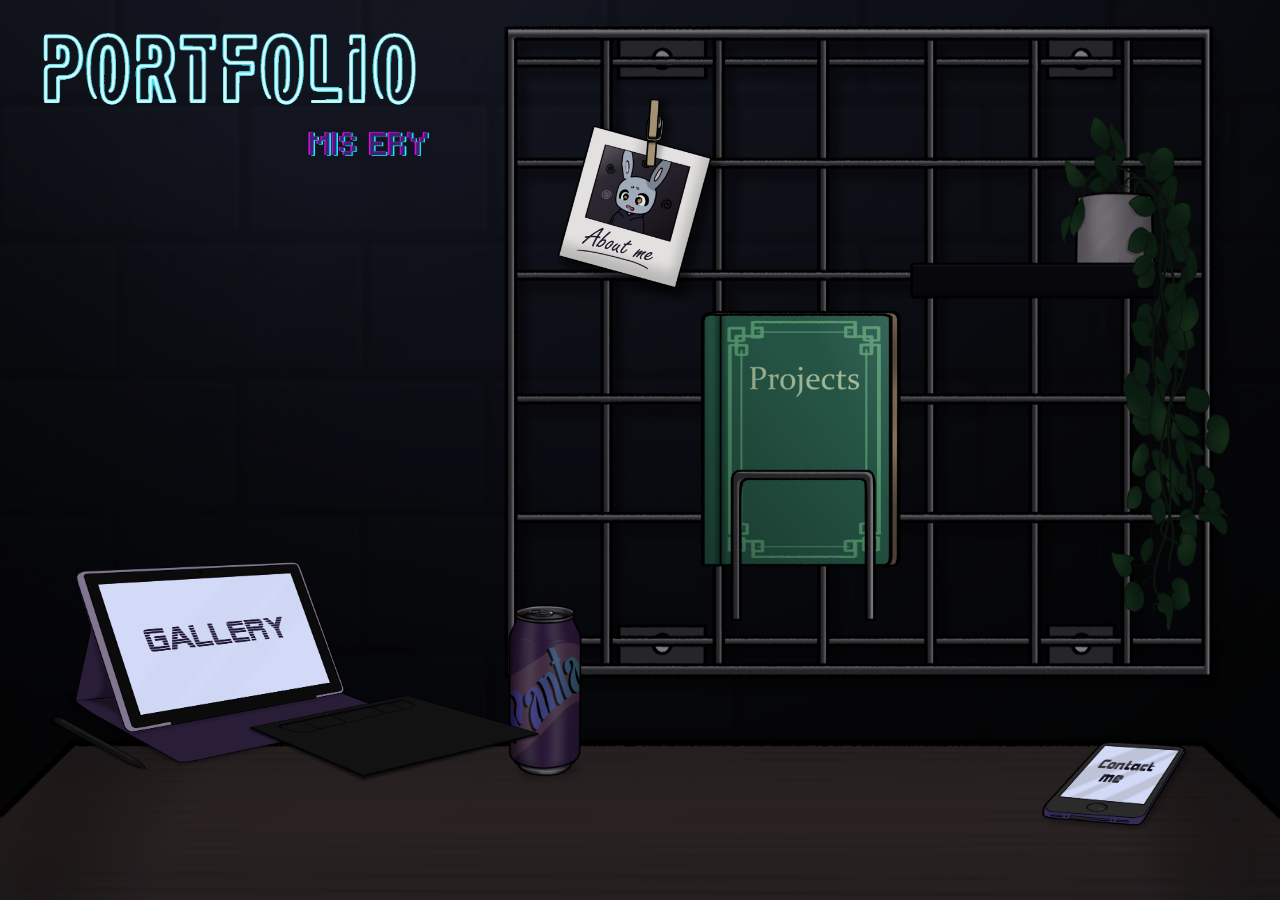
<file: index.html>
<!DOCTYPE html>
<html lang="en">
<head>
  <meta charset="UTF-8">
  <meta http-equiv="X-UA-Compatible" content="IE=edge">
  <meta name="viewport" content="width=device-width, initial-scale=1.0">
  <title>Portfolio Mis Ery</title>
  
  <!-- Link your CSS file here -->
  <link rel="stylesheet" href="main.css">
</head>
<body>
  <div class="bg" style="--bg-img: url('background.png')">
    <img class="title" src="images/landing_page/Portfolio.gif"/>
   
    <!--___________________________________________________________________ -->
    
  <div class="about-me-container">
    <a href="About_me.html">
     <img src="images/landing_page/about_me.png" alt="Polaroid"/>
    </a>
  </div>
  
  <div class="gallery-container">
    <a href="Gallery.html">
    <img src="images/landing_page/gallery.png" alt="Gallery" />
    </a>
  </div>
    
  <div class="contact-container">
    <a href="Contact.html">
    <img src="images/landing_page/contact_me.png" alt="Phone" /> 
    </a>
  </div>
    
  <div class="projects-container">
    <a href="Projects.html">
    <img src="images/landing_page/book2.png" />
    </a>
  </div>
    
  <img
       style="width:13.2%; height:auto; left:56.2%; top:51.2%; position: absolute" 
       src="images/landing_page/book_holder.png" />
</div>
<!-- Linkki esimerkki :: <a href="tanssit.html">Tanssit</a> -->
</body>
</html>
</file>
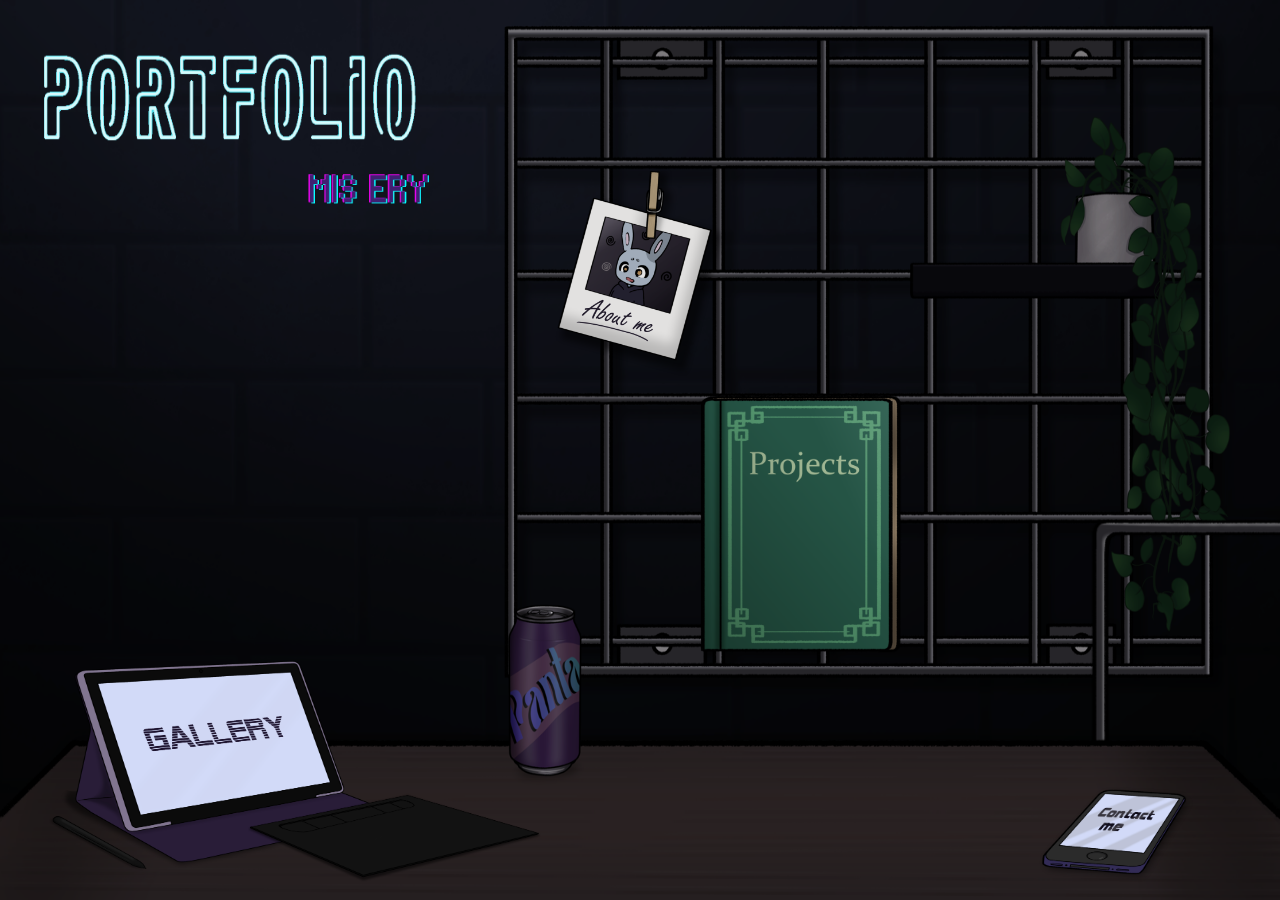
<file: Index.html>
<!DOCTYPE html>
<html lang="en">
<head>
  <meta charset="UTF-8">
  <meta name="viewport" content="width=device-width, initial-scale=1.0">
  <title>Portfolio Mis Ery</title>
  
  <!-- Link your CSS file here -->
  <link rel="stylesheet" href="main.css">
</head>
<body>
  <div class="bg" style="--bg-img: url('background.png')">
    <img class="title" style="width:546px; height:386px" src="images/landing_page/Portfolio.gif"/>
   
    <!--___________________________________________________________________ -->
    
  <div class="about-me-container" style=" width:412px; height:380px">
    <a href="About_me.html">
     <img src="images/landing_page/about_me.png" alt="Polaroid"/>
    </a>
  </div>
  
  <div class="gallery-container" style="width:865px; height:465px">
    <a href="Gallery.html">
    <img src="images/landing_page/gallery.png" alt="Gallery" />
    </a>
  </div>
    
  <div class="contact-container" style="width:250px; height:220px">
    <a href="Contact.html">
    <img src="images/landing_page/contact_me.png" alt="Phone" /> 
    </a>
  </div>
    
  <div class="projects-container" style="width:370px; height:470px">
    <a href="Projects.html">
    <img src="images/landing_page/book2.png" />
    </a>
  </div>
    
  <img
       style="width:250px; height:auto; left:1075px; top:507px; position: absolute" 
       src="images/landing_page/book_holder.png" />
</div>
<!-- Linkki esimerkki :: <a href="tanssit.html">Tanssit</a> -->
</body>
</html>
</file>
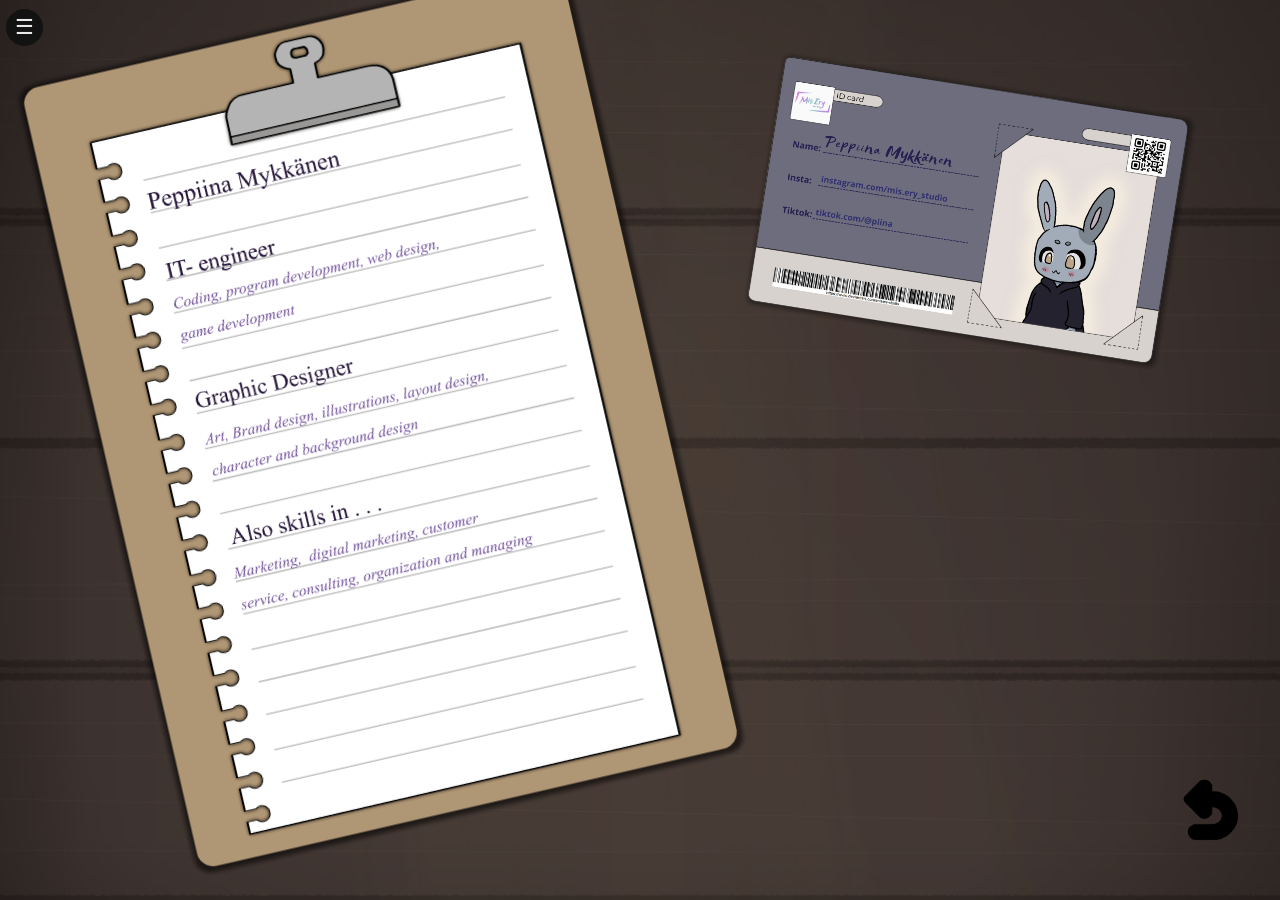
<file: About_me.html>
<!DOCTYPE html>
<html lang="en">
<head>
  <meta charset="UTF-8">
  <meta http-equiv="X-UA-Compatible" content="IE=edge">
  <meta name="viewport" content="width=device-width, initial-scale=1.0">
  <title>Portfolio Mis Ery</title>
  
  <!-- Link your CSS file here -->
  <link rel="stylesheet" href="main.css">
</head>
<body>
  <div class="bg" style="--bg-img: url('background_desk.png')">
    <!-- SideBar  here -->
    <div id="mySidepanel" class="sidepanel"> 
      <a href="javascript:void(0)" class="closebtn" onclick="closeNav()">×</a>
      <a href="index.html">Main page</a>
      <a href="About_me.html">About Me</a> 
      <a href="Projects.html">Projects</a>
      <a href="Gallery.html">Gallery</a> 
      <a href="Contact.html">Contact</a>
    </div> 
    <button class="openbtn" onclick="openNav()">☰</button>  
   <!-- ------ -->
    <img class="id-card" src="images/about_me/Id_card%20(1).png"/>
    <img class="clipboard" src="images/about_me/info_file.png"/>
    
    <div class="back-button">
      <a href="index.html">
      <img src="images/icon_back.png"/>
      </a>
    </div>
  </div>

 <script>
      function openNav() {
        document.getElementById("mySidepanel").style.width = "250px";
      }
      function closeNav() {
        document.getElementById("mySidepanel").style.width = "0";
      }
    </script>
</body>
</html>
</file>
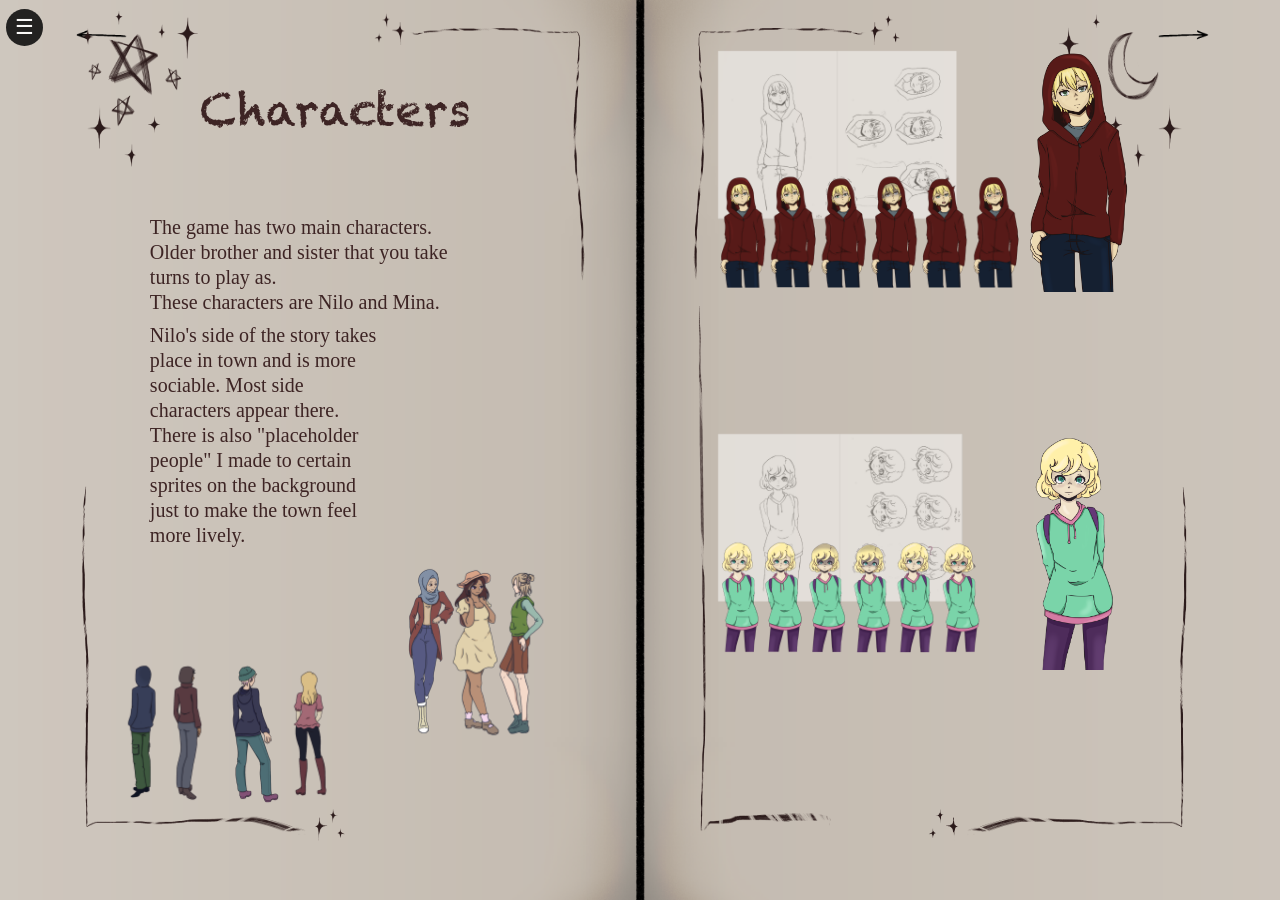
<file: BBM_1.html>
<!DOCTYPE html>
<html lang="en">
<head>
  <meta charset="UTF-8">
  <meta http-equiv="X-UA-Compatible" content="IE=edge">
  <meta name="viewport" content="width=device-width, initial-scale=1.0">
  <title>Portfolio Mis Ery</title>
  
  <!-- Link your CSS file here -->
  <link rel="stylesheet" href="main.css">
</head>
<body data-next-page="BBM_2.html" data-prev-page="BBM_page.html">

  <div class="bg" style="--bg-img: url('background_page.png');">
    <!-- SideBar  here -->
    <div id="mySidepanel" class="sidepanel"> 
      <a href="javascript:void(0)" class="closebtn" onclick="closeNav()">×</a>
      <a href="index.html">Main page</a>
      <a href="About_me.html">About Me</a> 
      <a href="Projects.html">Projects</a>
      <a href="Gallery.html">Gallery</a> 
      <a href="Contact.html">Contact</a>
    </div> 
    <button class="openbtn" onclick="openNav()">☰</button>  
   <!-- ------ -->
   <div class="projects-grid-container">
     <img src="images/projects/arrow_left.gif" style=" width: 5%; position: absolute;top: 2%;">
     <!-- LEFT PAGE -->
      <div class="BBM-page BBM-left">
        <p class="heading">Characters</p>
        <p class="info-text" style="width: 60%;">The game has two main characters. Older brother and sister that you take turns to play as.
        <br/>These characters are Nilo and Mina.</p>
        <p class="info-text" style="width: 45%; top:35%;">Nilo's side of the story takes place in town and is more sociable. Most side characters appear there. 
        <br/>There is also "placeholder people" I made to certain sprites on the background just to make the town feel more lively.</p>
        <img src="images/projects/BBM/characters/bg%20characters.png" style="width:90%; position:absolute; bottom:5%; left:5%;">
      </div>
     
     
     
      <img src="images/projects/arrow_right.gif" style=" width: 5%; position: absolute; left: 90%;top: 2%;">
     <!-- RIGHT PAGE -->
      <div class="BBM-page BBM-right">
        <img src="images/projects/BBM/characters/Nilo.png" style="width: 85%; position: absolute; top:5%; left:5%;">
        <img src="images/projects/BBM/characters/nilo%20calm.png" style="width: 20%; position: absolute; top:5%; left:65%;">
        <img src="images/projects/BBM/characters/Mina.png" style="width: 85%; position: absolute; top:50%; left:5%;">
        <img src="images/projects/BBM/characters/mina%20smile.png" style="width: 18%; position: absolute; top:50%; left:65%;">
      </div>
    <!--
     <div class="back-button" style="left: 1790px; top: 830px;">
        <a href="Projects.html">
        <img src="images/icon_back.png"/>
        </a>
      </div>
 -->
    </div>
    </div>
    
    <!--


  </div> -->
<!--___________________________________________________________________ -->
<script src="main.js"></script>

  <script>
      function openNav() {
        document.getElementById("mySidepanel").style.width = "250px";
      }
      function closeNav() {
        document.getElementById("mySidepanel").style.width = "0";
      }
    </script>
</body>
</html>
</file>
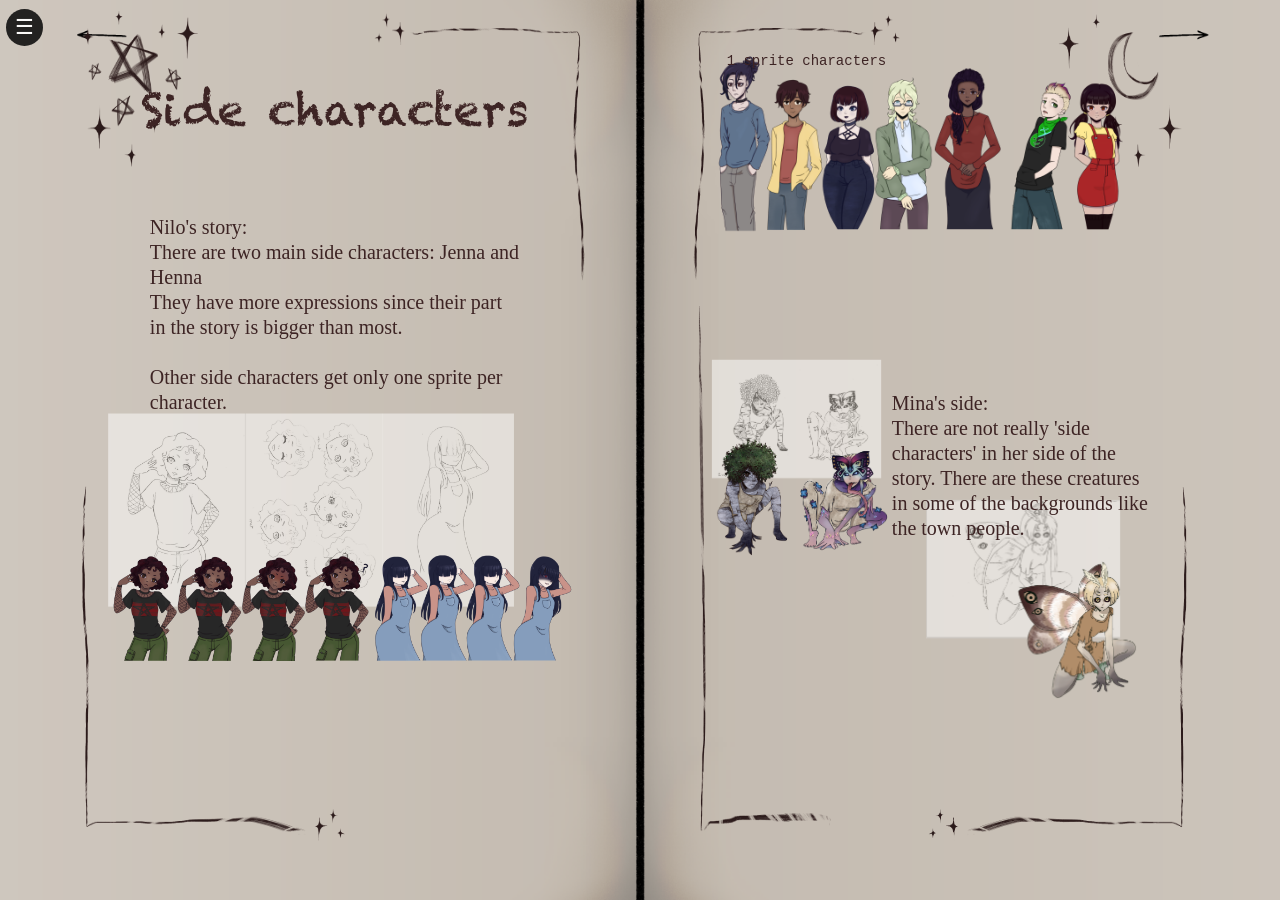
<file: BBM_2.html>
<!DOCTYPE html>
<html lang="en">
<head>
  <meta charset="UTF-8">
  <meta http-equiv="X-UA-Compatible" content="IE=edge">
  <meta name="viewport" content="width=device-width, initial-scale=1.0">
  <title>Portfolio Mis Ery</title>
  
  <!-- Link your CSS file here -->
  <link rel="stylesheet" href="main.css">
</head>
<body data-next-page="BBM_3.html" data-prev-page="BBM_1.html">

  <div class="bg" style="--bg-img: url('background_page.png');">
    <!-- SideBar  here -->
    <div id="mySidepanel" class="sidepanel"> 
      <a href="javascript:void(0)" class="closebtn" onclick="closeNav()">×</a>
      <a href="index.html">Main page</a>
      <a href="About_me.html">About Me</a> 
      <a href="Projects.html">Projects</a>
      <a href="Gallery.html">Gallery</a> 
      <a href="Contact.html">Contact</a>
    </div> 
    <button class="openbtn" onclick="openNav()">☰</button>  
   <!-- ------ -->
   <div class="projects-grid-container">
     <img src="images/projects/arrow_left.gif" style=" width: 5%; position: absolute;top: 2%;">
     <!-- LEFT PAGE -->
      <div class="BBM-page BBM-left">
        <p class="heading">Side characters</p>
        <p class="info-text" style="width:70%;">Nilo's story:
        <br/>There are two main side characters: Jenna and Henna
        <br/> They have more expressions since their part in the story is bigger than most. 
        <br/>
        <br/>Other side characters get only one sprite per character.</p>
        <img src="images/projects/BBM/characters/Jenna%20ja%20Henna.png" style="width: 98%; position: absolute; top:47%; left:5%;">
      </div>
     
     <img src="images/projects/arrow_right.gif" style=" width: 5%; position: absolute; left: 90%;top: 2%;">
     <!-- RIGHT PAGE -->
      <div class="BBM-page BBM-right">
        <img src="images/projects/BBM/characters/side%20characters.png" style="width: 80%; position: absolute; left:5%;">
        <p class="mini-heading" style="width: 200px; font-size: 14px; top:4%; left: 5%;">1 sprite characters</p>
        <img src="images/projects/BBM/characters/monsters_1.png" style="width: 35%; position: absolute; left:5%; top: 41%">
        <img src="images/projects/BBM/characters/monsters_2.png" style="width: 42%; position: absolute; left:45%; top:57%">
        <p class="info-text" style="width: 50%; top:43%; left: 40%;">Mina's side:
        <br/> There are not really 'side characters' in her side of the story. There are these creatures in some of the backgrounds like the town people.</p>
      </div>
    <!-- 
     <div class="back-button" style="left: 1790px; top: 830px;">
        <a href="Projects.html">
        <img src="images/icon_back.png"/>
        </a>
      </div>
-->
    </div>
    </div>
  
    
<!--___________________________________________________________________ -->
<script src="main.js"></script>

  <script>
      function openNav() {
        document.getElementById("mySidepanel").style.width = "250px";
      }
      function closeNav() {
        document.getElementById("mySidepanel").style.width = "0";
      }
    </script>
</body>
</html>
</file>
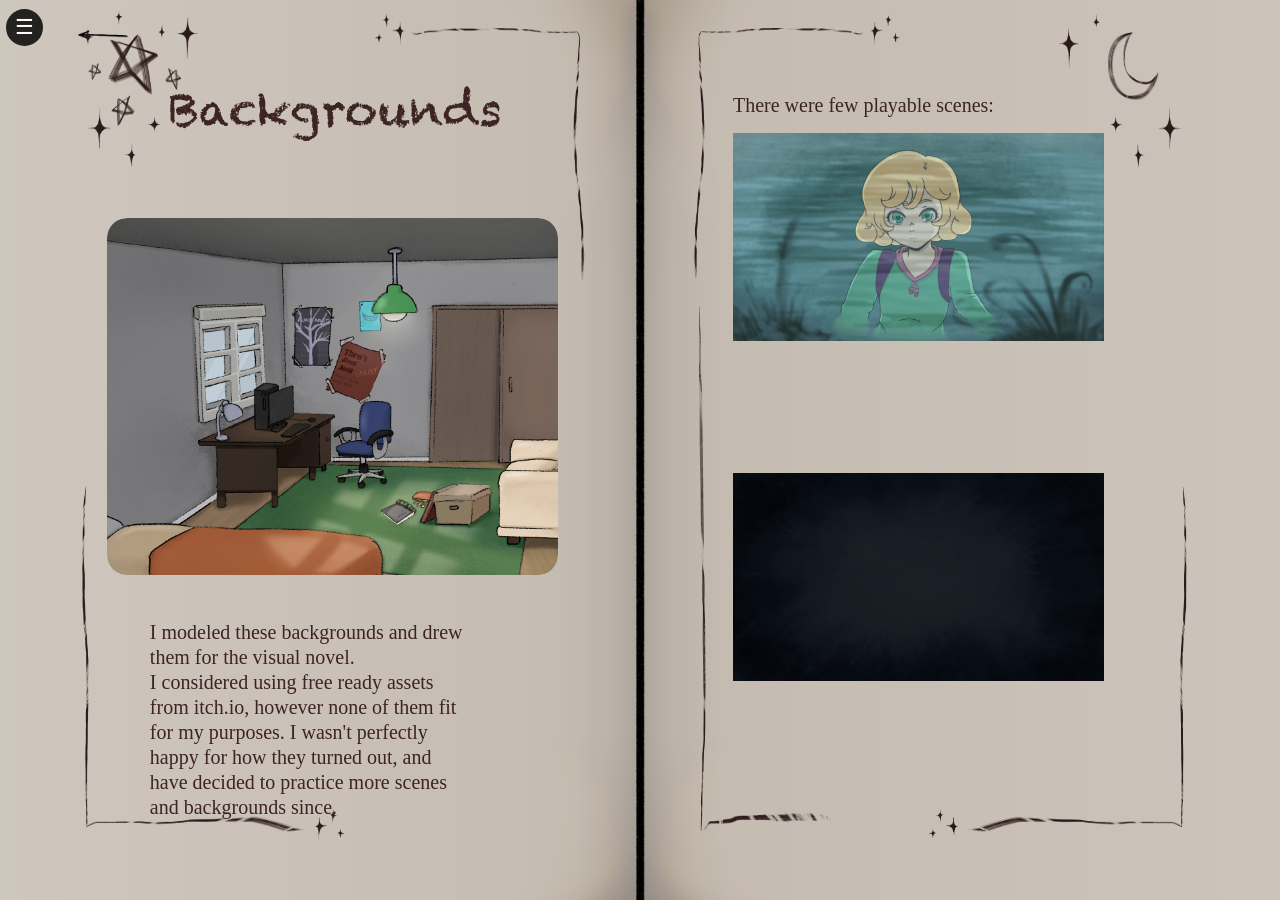
<file: BBM_3.html>
<!DOCTYPE html>
<html lang="en">
<head>
  <meta charset="UTF-8">
  <meta http-equiv="X-UA-Compatible" content="IE=edge">
  <meta name="viewport" content="width=device-width, initial-scale=1.0">
  <title>Portfolio Mis Ery</title>
  
  <!-- Link your CSS file here -->
  <link rel="stylesheet" href="main.css">
</head>
<body data-prev-page="BBM_2.html">

  <div class="bg" style="--bg-img: url('background_page.png');">
    <!-- SideBar  here -->
    <div id="mySidepanel" class="sidepanel"> 
      <a href="javascript:void(0)" class="closebtn" onclick="closeNav()">×</a>
      <a href="index.html">Main page</a>
      <a href="About_me.html">About Me</a> 
      <a href="Projects.html">Projects</a>
      <a href="Gallery.html">Gallery</a> 
      <a href="Contact.html">Contact</a>
    </div> 
    <button class="openbtn" onclick="openNav()">☰</button>  
   <!-- ------ -->
   <div class="projects-grid-container">
     <img src="images/projects/arrow_left.gif" style=" width: 5%; position: absolute;top: 2%;">
     <!-- LEFT PAGE -->
      <div class="BBM-page BBM-left">
        <p class="heading">Backgrounds</p>
        
        <div class="tablet-content" style="width:85%; height:42%; position: absolute; left:7%; top:25%;">
          <img class="slideshow-img active" src="images/projects/BBM/background/home/nilos_room.png">
          <img class="slideshow-img" src="images/projects/BBM/background/home/nilos_room_night.png">
          <img class="slideshow-img" src="images/projects/BBM/background/home/downstairs.png">
          <img class="slideshow-img" src="images/projects/BBM/background/home/downstairs_night.png">
          <img class="slideshow-img" src="images/projects/BBM/background/home/Kitchen.png">
          <img class="slideshow-img" src="images/projects/BBM/background/home/Kitchen_night.png">
          <img class="slideshow-img" src="images/projects/BBM/background/home/livingroom.png">
          <img class="slideshow-img" src="images/projects/BBM/background/home/Kitchen_night.png">
          
          <img class="slideshow-img" src="images/projects/BBM/background/forest/forest_1_day.png">
          <img class="slideshow-img" src="images/projects/BBM/background/forest/forest_1_night.png">
          <img class="slideshow-img" src="images/projects/BBM/background/forest/forest_2_day.png">
          <img class="slideshow-img" src="images/projects/BBM/background/forest/forest_2_night_eva.png">
          <img class="slideshow-img" src="images/projects/BBM/background/forest/pond_day.png">
          <img class="slideshow-img" src="images/projects/BBM/background/forest/pond_night_amalia.png">
          <img class="slideshow-img" src="images/projects/BBM/background/forest/treeshack_day.png"> 
          <img class="slideshow-img" src="images/projects/BBM/background/forest/treeshack_night_mielikki.png">
          
          <img class="slideshow-img" src="images/projects/BBM/background/city/town_day.png">
          <img class="slideshow-img" src="images/projects/BBM/background/city/town_day_extras.png">
          <img class="slideshow-img" src="images/projects/BBM/background/city/town_night.png">
          <img class="slideshow-img" src="images/projects/BBM/background/city/park_day.png">
          <img class="slideshow-img" src="images/projects/BBM/background/city/park_night.png"> 
          <img class="slideshow-img" src="images/projects/BBM/background/city/library_door_day.png">
          <img class="slideshow-img" src="images/projects/BBM/background/city/library_door_night.png">
          <img class="slideshow-img" src="images/projects/BBM/background/city/library_day.png">
          <img class="slideshow-img" src="images/projects/BBM/background/city/library_day_extras.png">
          <img class="slideshow-img" src="images/projects/BBM/background/city/library_night.png">
        </div>
        <p class="info-text" style="width: 60%; top:70%;">I modeled these backgrounds and drew them for the visual novel.
        <br/>I considered using free ready assets from itch.io, however none of them fit for my purposes. I wasn't perfectly happy for how they turned out, and have decided to practice more scenes and backgrounds since.</p>
      </div>
     <!-- RIGHT PAGE -->
      <div class="BBM-page BBM-right">
        <p class="info-text" style="width: 60%; top:8%; left:10%;">There were few playable scenes:</p>
        <img src="images/projects/BBM/playable/pond.gif" style="width:70%; position:absolute; top:15%; left:10%;"> 
        <img src="images/projects/BBM/playable/deadend.gif" style="width:70%; position:absolute; top:55%; left:10%;">
      </div>
    
     <div class="back-button" style="left: 1790px; top: 830px;">
        <a href="Projects.html">
        <img src="images/icon_back.png"/>
        </a>
      </div>
    </div>
    </div>
  
    <!--


  </div> -->
<!--___________________________________________________________________ -->
<script src="main.js"></script>

  <script>
    const images = document.querySelectorAll('.slideshow-img');
  let currentIndex = 0;

  setInterval(() => {
    // 1. Fade out current image
    images[currentIndex].classList.remove('active');

    // 2. Wait 1 second (duration of CSS fade-out) before showing next image
    setTimeout(() => {
      currentIndex = (currentIndex + 1) % images.length;
      images[currentIndex].classList.add('active'); // Fade in next image
    }, 1000); 

  }, 4000); // Total cycle time per image (Display time + Fade time)
  
      function openNav() {
        document.getElementById("mySidepanel").style.width = "250px";
      }
      function closeNav() {
        document.getElementById("mySidepanel").style.width = "0";
      }
    </script>
</body>
</html>
</file>
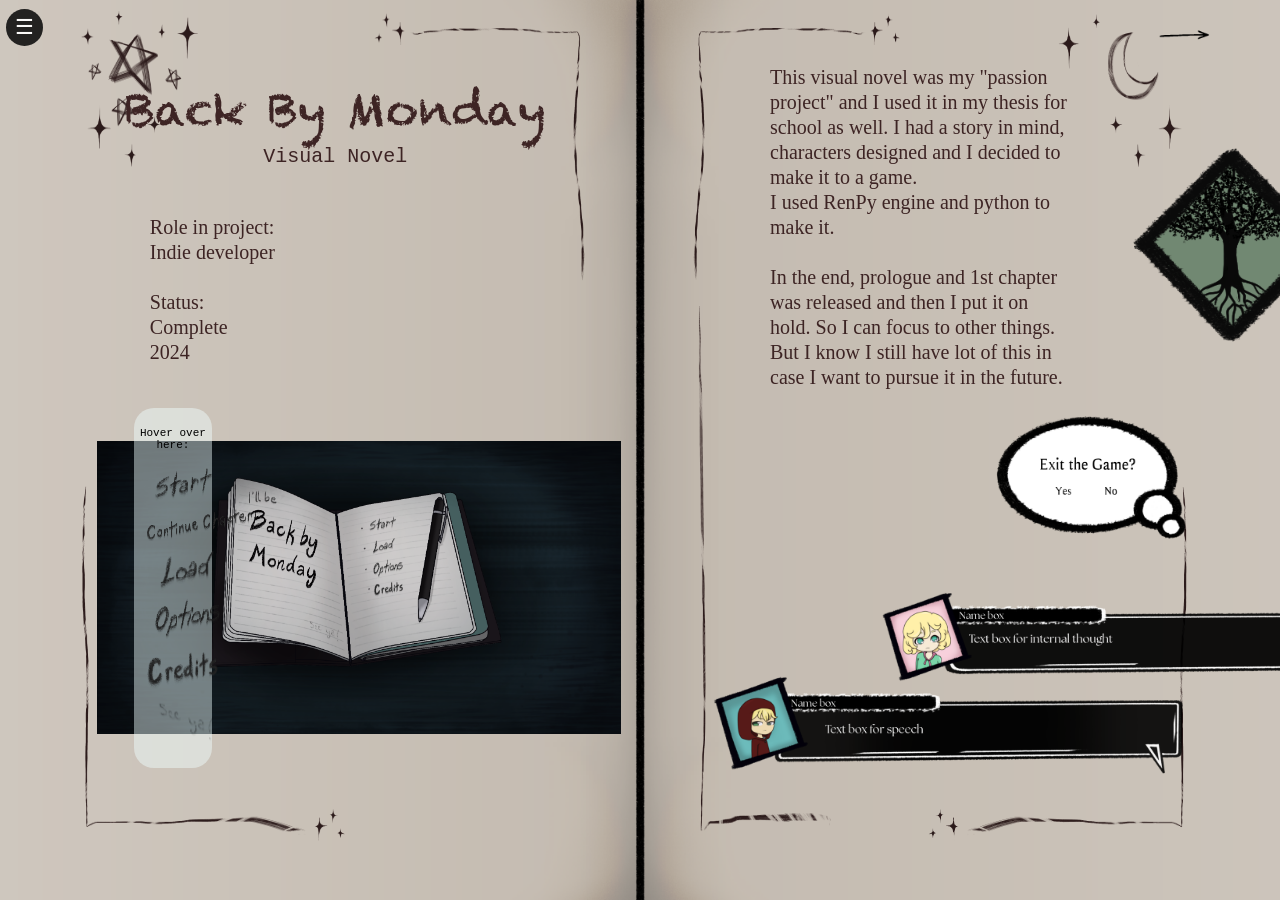
<file: BBM_page.html>
<!DOCTYPE html>
<html lang="en">
<head>
  <meta charset="UTF-8">
  <meta http-equiv="X-UA-Compatible" content="IE=edge">
  <meta name="viewport" content="width=device-width, initial-scale=1.0">
  <title>Portfolio Mis Ery</title>
  
  <!-- Link your CSS file here -->
  <link rel="stylesheet" href="main.css">
</head>
<body data-next-page="BBM_1.html">
  
    <div class="bg" style="--bg-img: url('background_page.png');">
    <!-- SideBar  here -->
    <div id="mySidepanel" class="sidepanel"> 
      <a href="javascript:void(0)" class="closebtn" onclick="closeNav()">×</a>
      <a href="index.html">Main page</a>
      <a href="About_me.html">About Me</a> 
      <a href="Projects.html">Projects</a>
      <a href="Gallery.html">Gallery</a> 
      <a href="Contact.html">Contact</a>
    </div> 
    <button class="openbtn" onclick="openNav()">☰</button>  
   <!-- ------ -->
  
    <div class="projects-grid-container">
     <!-- LEFT PAGE -->
     <div class="BBM-page BBM-left">
       <p class="heading">Back By Monday</p>
       <p class=mini-heading>Visual Novel</p>
       <p class="info-text"> Role in project:<br/>Indie developer<br/><br/>Status:<br/>Complete<br/>2024</p>
       <div class="page-mini-container-left" style="width: 99%; height: 400px; top: 45%; left: 5%; position: absolute;  background-image: url('images/projects/BBM/pelin_tausta.png');"> 
        <div style="width: 15%; height: 90%; position: absolute; top: 5%; left: 7%; opacity: 45%; background-color:azure; border-radius: 20px;"></div>
        <p class="mini-heading" style="width: 15%; color: black; font-size: 11px; top: 7%; left: 7%;"> Hover over here:</p>
        <div class="hover-image-container" style="width: 80px; height: 50px; position: absolute; left:9%; top: 70px;"> 
         <img src="images/projects/BBM/buttons/start_idle.png" class="img-base" alt="s-idle">
         <img src="images/projects/BBM/buttons/start_hover.png" class="img-hover" alt="s-hover">
        </div>
        <div class="hover-image-container" style="width: 110px; height: 50px; position: absolute; left:9%; top: 120px;"> 
         <img src="images/projects/BBM/buttons/continue_idle.png" class="img-base" alt="c-idle">
         <img src="images/projects/BBM/buttons/continue_hover.png" class="img-hover" alt="c-hover">
       </div>
        <div class="hover-image-container" style="width: 80px; height: 50px; position: absolute; left:9%; top: 160px;"> 
         <img src="images/projects/BBM/buttons/load_idle.png" class="img-base" alt="l-idle">
         <img src="images/projects/BBM/buttons/load_hover.png" class="img-hover" alt="l-hover">
       </div>
        <div class="hover-image-container" style="width: 80px; height: 50px; position: absolute; left:9%; top: 210px;"> 
         <img src="images/projects/BBM/buttons/options_idle.png" class="img-base" alt="o-idle">
         <img src="images/projects/BBM/buttons/options_hover.png" class="img-hover" alt="o-hover">
       </div>
        <div class="hover-image-container" style="width: 80px; height: 50px; position: absolute; left:9%; top: 260px;"> 
         <img src="images/projects/BBM/buttons/credits_idle.png" class="img-base" alt="cr-idle">
         <img src="images/projects/BBM/buttons/credits_hover.png" class="img-hover" alt="cr-hover">
       </div>
        <div class="hover-image-container" style="width: 80px; height: 50px; position: absolute; left:9%; top: 300px;"> 
         <img src="images/projects/BBM/buttons/quit_idle.png" class="img-base" alt="q-idle">
         <img src="images/projects/BBM/buttons/quit_hover.png" class="img-hover" alt="q-hover">
       </div>
       </div>
     </div> 
      <img src="images/projects/arrow_right.gif" style=" width: 5%; position: absolute; left: 90%;top: 2%;">
     <!-- RIGHT PAGE -->
     <div class="BBM-page BBM-right">
      <p class="info-text" style="width: 300px; height: auto; position: absolute; left: 90px; top: 40px;">This visual novel was my "passion project" and I used it in my thesis for school as well. I had a story in mind, characters designed and I decided to make it to a game.
        <br/>I used RenPy engine and python to make it.
       <br/><br/>In the end, prologue and 1st chapter was released and then I put it on hold. So I can focus to other things. But I know I still have lot of this in case I want to pursue it in the future.</p>
       <div style="top:140px; left:450px; position: absolute;">
         <img src="images/projects/BBM/window_icon.png" style="width: 200px;">
       </div>
       <div style="top:45%; left: 4%; position: absolute;">
         <img src="images/projects/BBM/UI.png" style="width: 750px;">
       </div>
     </div>
      <!--
     <div class="back-button" style="left: 1790px; top: 830px;">
        <a href="Projects.html">
        <img style="width: 70px; height: 90px;" src="images/icon_back.png"/>
        </a>
      </div>
    </div>
    

-->
  </div> 
  </div>


<!--___________________________________________________________________ --> 
<script src="main.js"></script>

  <script>
      function openNav() {
        document.getElementById("mySidepanel").style.width = "250px";
      }
      function closeNav() {
        document.getElementById("mySidepanel").style.width = "0";
      }
    </script>
</body>
</html>
</file>
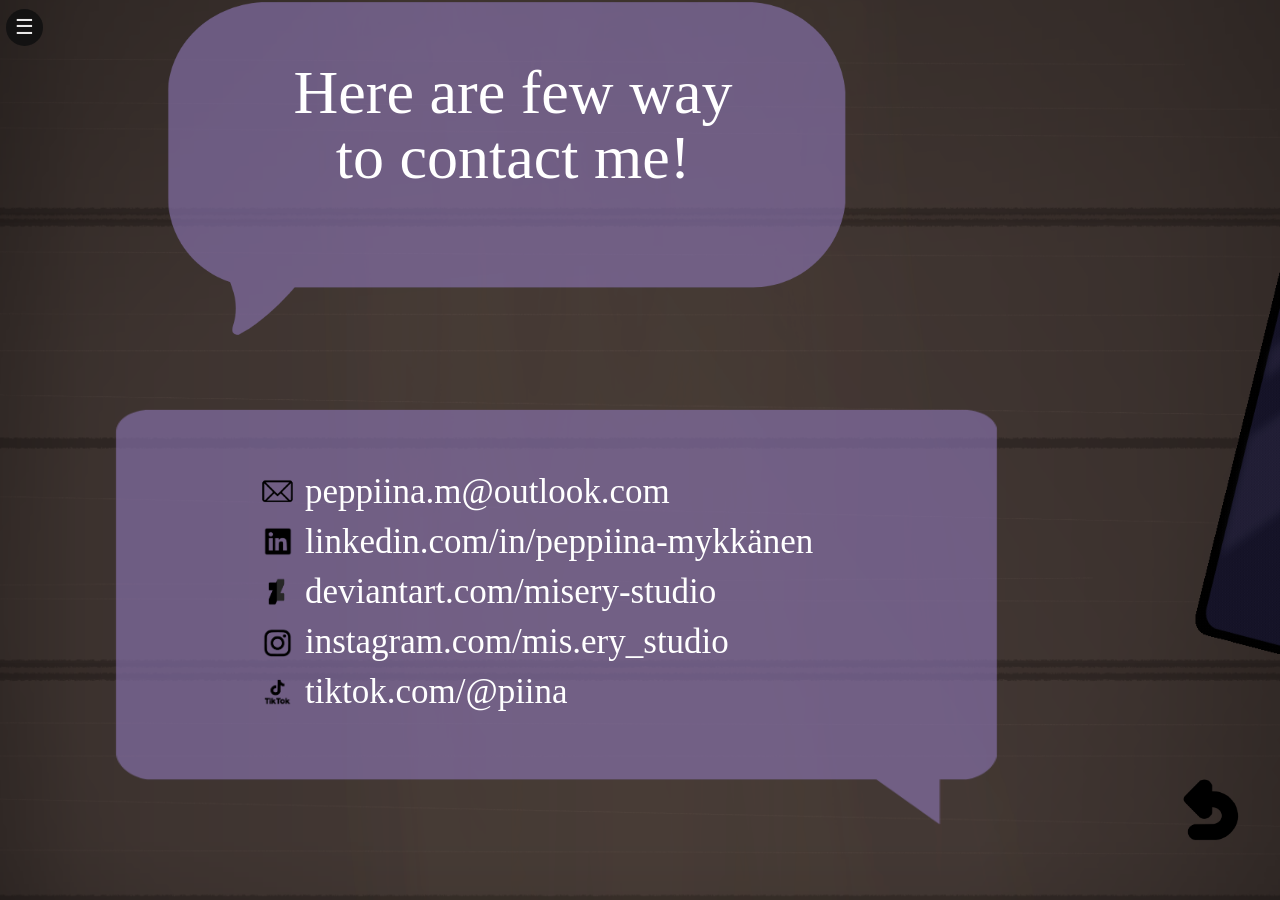
<file: Contact.html>
<!doctype html>
<html lang="en">
  <head>
    <meta charset="UTF-8">
    <meta http-equiv="X-UA-Compatible" content="IE=edge">
    <meta name="viewport" content="width=device-width, initial-scale=1.0" />
    <title>Portfolio Mis Ery</title>

    <!-- Link your CSS file here -->
    <link rel="stylesheet" href="main.css" />
  </head>
  <body>
    <div class="bg" style="--bg-img: url('background_desk.png')">
      <!-- SideBar  here -->
  <div class="bg" style="--bg-img: url('background_desk.png')">
    <div id="mySidepanel" class="sidepanel"> 
      <a href="javascript:void(0)" class="closebtn" onclick="closeNav()">×</a>
      <a href="index.html">Main page</a>
      <a href="About_me.html">About Me</a> 
      <a href="Projects.html">Projects</a>
      <a href="Gallery.html">Gallery</a> 
      <a href="Contact.html">Contact</a>
    </div> 
    <button class="openbtn" onclick="openNav()">☰</button>  
   <!-- ------ -->
      
      <div class="message-bubble-up">
          Here are few way <br /> to contact me!
      </div>
    
      <div class="grid-container"> 
        <div class="message-bubble-down">
          <div class="contact-row">
            <img class="some-icon" src="images/contact/icon_email.png" />
            <a class="contact-link" href="mailto:peppiina.m@outlook.com"><span>peppiina.m@outlook.com</span></a>
          </div>
          <div class="contact-row">
            <img class="some-icon" src="images/contact/icon_linkedin.png" />
            <a class="contact-link" href="https://www.linkedin.com/in/peppiina-mykk%C3%A4nen/"><span>linkedin.com/in/peppiina-mykkänen</span></a>
          </div>
          <div class="contact-row">
            <img class="some-icon" src="images/contact/icon-deviantart.png" />
            <a class="contact-link" href="https://www.deviantart.com/misery-studio"><span>deviantart.com/misery-studio</span></a>
          </div>
          <div class="contact-row">
            <img class="some-icon" src="images/contact/icon_insta.png" />
            <a class="contact-link" href="https://www.instagram.com/mis.ery_studio"><span>instagram.com/mis.ery_studio</span></a>
          </div>
          <div class="contact-row">
            <img class="some-icon" src="images/contact/icon_tiktok.png" />
            <a class="contact-link" href="https://www.tiktok.com/@piina"><span>tiktok.com/@piina</span></a>
          </div>
        </div> 
      <div class="phone-call-container"> </div>
      </div>

    <div class="back-button">
      <a href="index.html">
      <img src="images/icon_back.png" />
      </a>
    </div> 
    </div>
  </div>
    <script>
      function openNav() {
        document.getElementById("mySidepanel").style.width = "250px";
      }
      function closeNav() {
        document.getElementById("mySidepanel").style.width = "0";
      }
    </script>

    <!--___________________________________________________________________ -->
  </body>
</html>
</file>
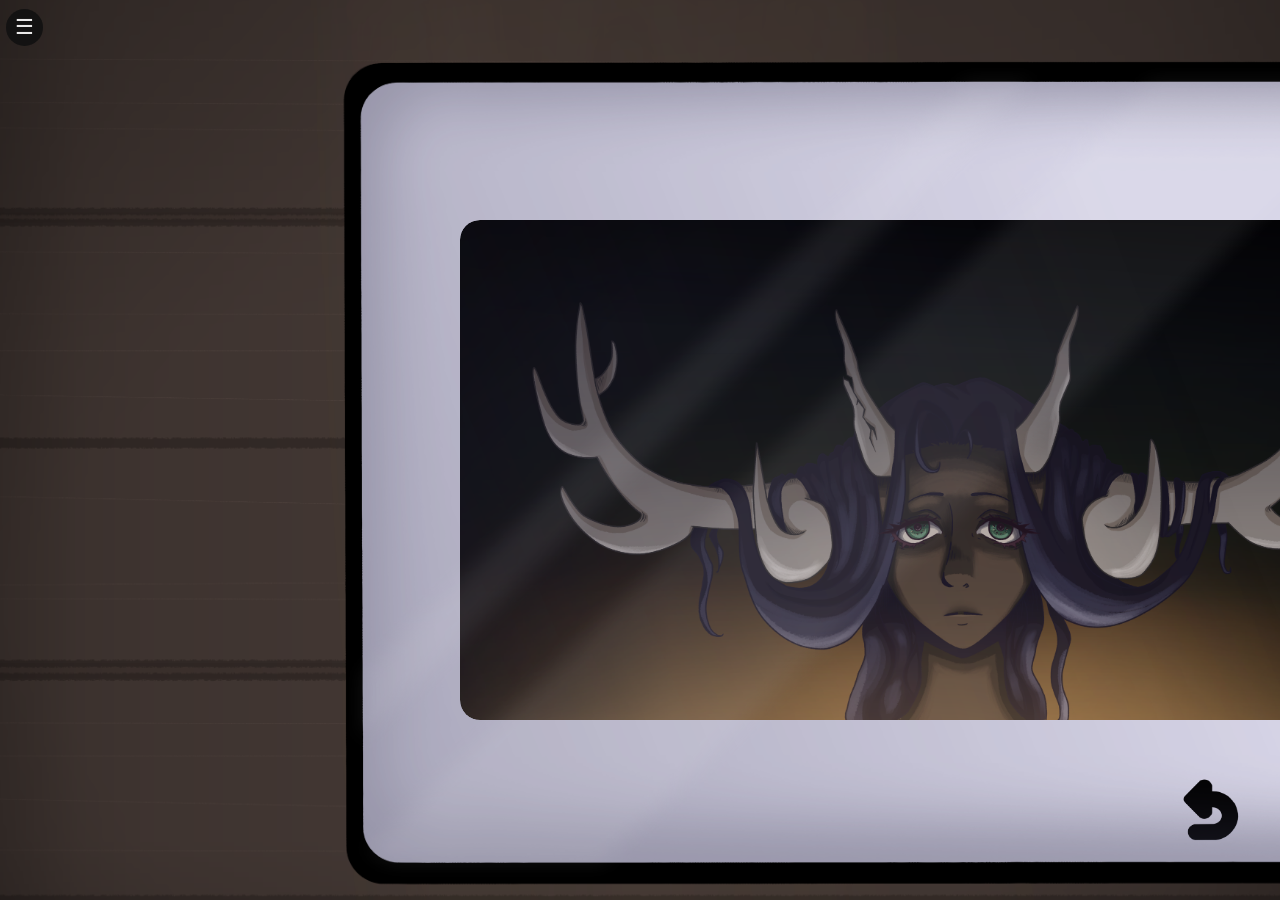
<file: Gallery.html>
<!DOCTYPE html>
<html lang="en">
<head>
  <meta charset="UTF-8">
  <meta http-equiv="X-UA-Compatible" content="IE=edge">
  <meta name="viewport" content="width=device-width, initial-scale=1.0">
  <title>Portfolio Mis Ery</title>
  
  <!-- Link your CSS file here -->
  <link rel="stylesheet" href="main.css">
</head>
<body>
  <!-- SideBar  here -->
  <div class="bg" style="--bg-img: url('background_desk.png')">
    <div id="mySidepanel" class="sidepanel">
  <a href="javascript:void(0)" class="closebtn" onclick="closeNav()">×</a>
  <a href="index.html">Main page</a>
  <a href="About_me.html">About Me</a>
  <a href="Projects.html">Projects</a>
  <a href="Gallery.html">Gallery</a>
  <a href="Contact.html">Contact</a>
</div>
<button class="openbtn" onclick="openNav()">☰</button>  
   <!-- ------ -->
    <div class="gallery-tablet-container">
      <div class="tablet-content">
        
          <!-- <p style="font-size: 32px; color: black; font-weight: bold;"> Hello!</p>-->
        <img class="slideshow-img active" src="images/gallery/carousel/dear.png">
        <img class="slideshow-img" src="images/gallery/carousel/halo.png">
        <img class="slideshow-img" src="images/gallery/carousel/camera_girl.png">
        <img class="slideshow-img" src="images/gallery/carousel/dangan.png">
        <img class="slideshow-img" src="images/gallery/carousel/kitty.png">
        <img class="slideshow-img" src="images/gallery/carousel/bunny.png">
        <img class="slideshow-img" src="images/gallery/carousel/dogy.png">
        <img class="slideshow-img" src="images/gallery/carousel/bruno.png">
        <img class="slideshow-img" src="images/gallery/carousel/forest.png">
        <img class="slideshow-img" src="images/gallery/carousel/pond_2.png">
        <img class="slideshow-img" src="images/gallery/carousel/tytti.png">
        <img class="slideshow-img" src="images/gallery/carousel/pretty.png">
        <img class="slideshow-img" src="images/gallery/carousel/ryder.png">
        <img class="slideshow-img" src="images/gallery/carousel/velyssa.png">
        <img class="slideshow-img" src="images/gallery/carousel/sereth_sheet.png">
        <img class="slideshow-img" src="images/gallery/carousel/Ygor2.png">
      </div>
      <img src="images/gallery/tablet_glare2.png" class="tablet-glare" alt="glare?">
    </div>
    
    <div class="back-button">
      <a href="index.html">
      <img src="images/icon_back.png"/>
      </a>
    </div>
</div>
<!--___________________________________________________________________ -->
<script>
  const images = document.querySelectorAll('.slideshow-img');
  let currentIndex = 0;

  setInterval(() => {
    // 1. Fade out current image
    images[currentIndex].classList.remove('active');

    // 2. Wait 1 second (duration of CSS fade-out) before showing next image
    setTimeout(() => {
      currentIndex = (currentIndex + 1) % images.length;
      images[currentIndex].classList.add('active'); // Fade in next image
    }, 1000); 

  }, 4000); // Total cycle time per image (Display time + Fade time)
  
  function openNav() {
  document.getElementById("mySidepanel").style.width = "250px";
}

function closeNav() {
  document.getElementById("mySidepanel").style.width = "0";
}
</script>
</body>
</html>
</file>
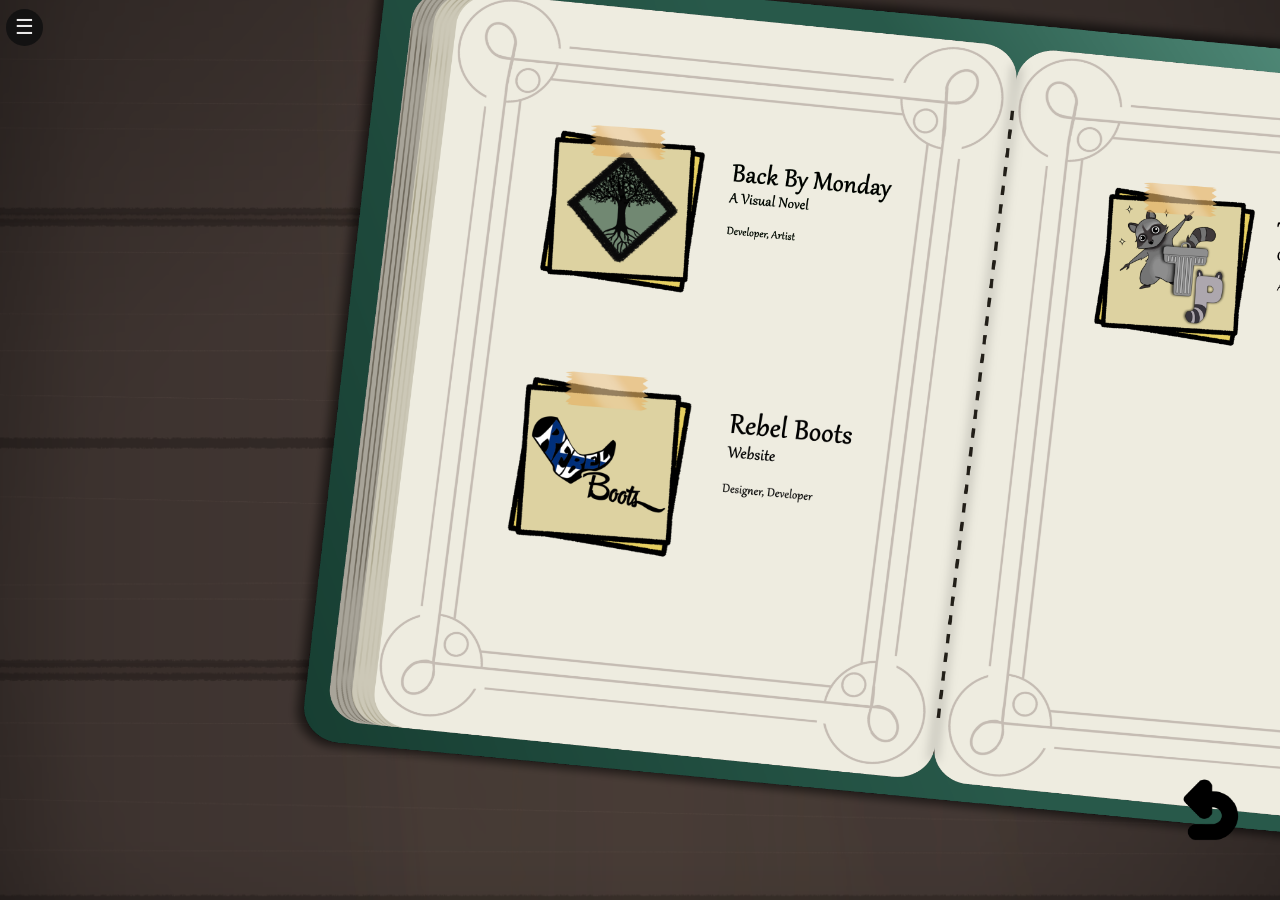
<file: Projects.html>
<!DOCTYPE html>
<html lang="en">
<head>
  <meta charset="UTF-8">
  <meta http-equiv="X-UA-Compatible" content="IE=edge">
  <meta name="viewport" content="width=device-width, initial-scale=1.0">
  <title>Portfolio Mis Ery</title>
  
  <!-- Link your CSS file here -->
  <link rel="stylesheet" href="main.css">
</head>
<body>
  
  <div class="bg" style="--bg-img: url('background_desk.png')">
     <!-- SideBar  here -->
    <div id="mySidepanel" class="sidepanel"> 
      <a href="javascript:void(0)" class="closebtn" onclick="closeNav()">×</a>
      <a href="index.html">Main page</a>
      <a href="About_me.html">About Me</a> 
      <a href="Projects.html">Projects</a>
      <a href="Gallery.html">Gallery</a> 
      <a href="Contact.html">Contact</a>
    </div> 
    <button class="openbtn" onclick="openNav()">☰</button>  
   <!-- ------ -->
    <div class="notebook"> 
      <div class="notebook-content"> 
        <div class="BBM-postit" style=" width:400px; height:300px">
          <a href="BBM_page.html">
          <img src="images/projects/BBM_postit_text.png" alt="Post it"/>
          </a>
        </div>
        <div class="RB-postit" style=" width:400px; height:300px">
          <a href="RB_page.html">
          <img src="images/projects/RB_postit_text.png" alt="Post it"/>
          </a>
        </div>
        <div class="TP-postit" style=" width:400px; height:300px">
          <a href="TP_page.html">
          <img src="images/projects/TP_postit_text.png" alt="Post it">
          </a>
        </div>
      </div>
      <!--<img style="width: auto; height: 1000px; left: -62px; top: -72px; position: absolute" src="images/projects/notebook.png" />-->
    </div>
    
  <div class="back-button">
    <a href="index.html">
      <img src="images/icon_back.png"/>
    </a>
    </div>
  </div>
<!--___________________________________________________________________ -->
  <script>
      function openNav() {
        document.getElementById("mySidepanel").style.width = "250px";
      }
      function closeNav() {
        document.getElementById("mySidepanel").style.width = "0";
      }
    </script>
</body>
</html>
</file>
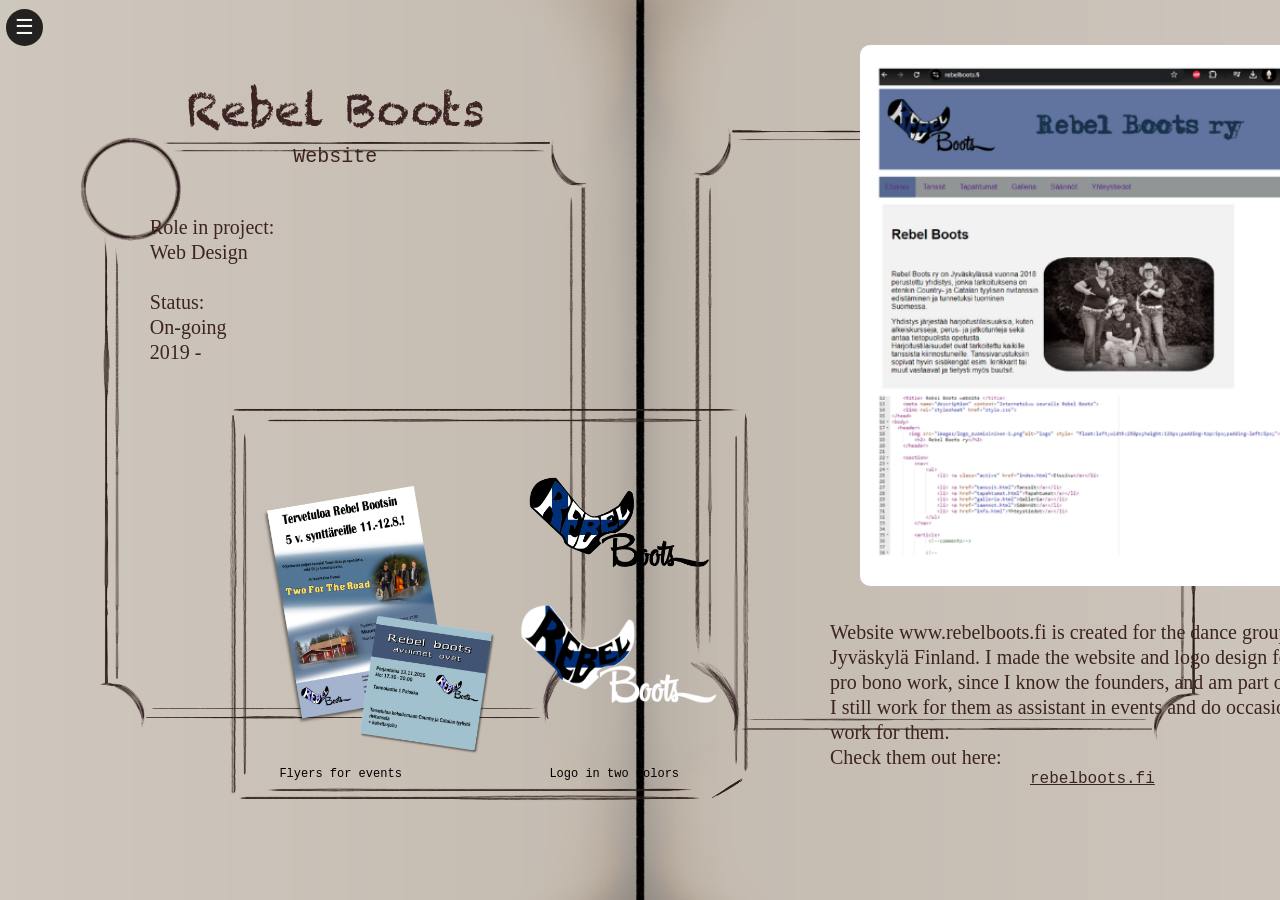
<file: RB_page.html>
<!DOCTYPE html>
<html lang="en">
<head>
  <meta charset="UTF-8">
  <meta http-equiv="X-UA-Compatible" content="IE=edge">
  <meta name="viewport" content="width=device-width, initial-scale=1.0">
  <title>Portfolio Mis Ery</title>
  
  <!-- Link your CSS file here -->
  <link rel="stylesheet" href="main.css">
</head>
  
<body>
  <div class="bg" style="--bg-img: url('background_page.png')">
    <!-- SideBar  here -->
    <div id="mySidepanel" class="sidepanel"> 
      <a href="javascript:void(0)" class="closebtn" onclick="closeNav()">×</a>
      <a href="index.html">Main page</a>
      <a href="About_me.html">About Me</a> 
      <a href="Projects.html">Projects</a>
      <a href="Gallery.html">Gallery</a> 
      <a href="Contact.html">Contact</a>
    </div> 
    <button class="openbtn" onclick="openNav()">☰</button>  
   <!-- ------ -->
    <div class="projects-grid-container">
     <!-- LEFT PAGE -->
     <div class="RB-page RB-left">
       <p class="heading">Rebel Boots</p>
       <p class=mini-heading>Website</p>
       <p class="info-text"> Role in project:<br/>Web Design<br/><br/>Status:<br/>On-going<br/>2019 -</p>
       <div class="page-mini-container-left" style="width: 640px; height: 400px; top: 400px; left: 99px; position: absolute;">
       <div style="top:70px; left:80px; position: absolute;">
         <img src="images/projects/RB/flyers.png" style="width: 260px;">
       </div>
       <p class="image-labels" style="top: 350px; left: 110px;">Flyers for events</p>
       <div style="top:70px; left:350px; position: absolute;">
         <img src="images/projects/RB/logo_musta.png" style="width: 200px;">
       </div>
       <div style="top:190px; left:350px; position: absolute;">
         <img src="images/projects/RB/logo_valkoinen_ISO.png" style="width: 200px;">
       </div>
       <p class="image-labels" style="top: 350px; left: 380px;">Logo in two colors</p>
       </div>
     </div> 
     <!-- RIGHT PAGE -->
     <div class="RB-page RB-right">
       <div style="top:40px; left:180px; position: absolute;">
         <img src="images/projects/RB/sitecode.png" style="width:450px;border-radius:10px;">
       </div>
       <p class="info-text" style="top:595px; left:150px; width: 550px;">Website www.rebelboots.fi is created for the dance group located in Jyväskylä Finland. I made the website and logo design for them as pro bono work, since I know the founders, and am part of the group.<br/>
       I still work for them as assistant in events and do occasional design work for them.<br/> Check them out here:</p>
       <a class="link-style" style="top:765px; left:350px;" href="https://www.rebelboots.fi/" target="_blank">rebelboots.fi</a>
      </div>
      
      <div class="back-button" style="left: 1770px; top: 840px;">
        <a href="Projects.html">
          <img src="images/icon_back.png"/>
        </a>
      </div>
    </div>
</div>

<!--___________________________________________________________________ -->
  <script>
      function openNav() {
        document.getElementById("mySidepanel").style.width = "250px";
      }
      function closeNav() {
        document.getElementById("mySidepanel").style.width = "0";
      }
    </script>
</body>
</html>
</file>
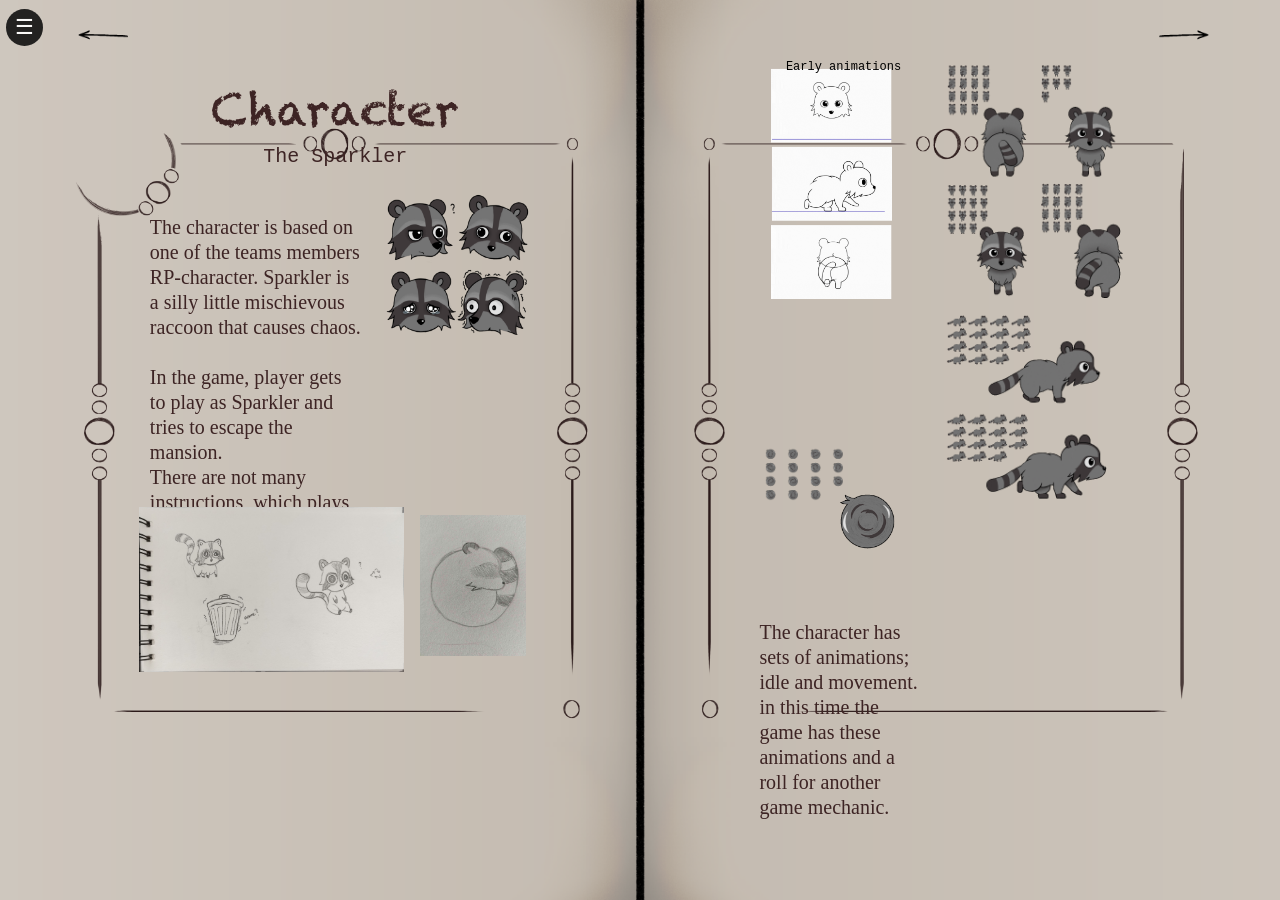
<file: TP_1.html>
<!DOCTYPE html>
<html lang="en">
<head>
  <meta charset="UTF-8">
  <meta http-equiv="X-UA-Compatible" content="IE=edge">
  <meta name="viewport" content="width=device-width, initial-scale=1.0">
  <title>Portfolio Mis Ery</title>
  
  <!-- Link your CSS file here -->
  <link rel="stylesheet" href="main.css">
</head>
<body data-next-page="TP_2.html" data-prev-page="TP_page.html">

  <div class="bg" style="--bg-img: url('background_page.png')">
    <!-- SideBar  here -->
    <div id="mySidepanel" class="sidepanel"> 
      <a href="javascript:void(0)" class="closebtn" onclick="closeNav()">×</a>
      <a href="index.html">Main page</a>
      <a href="About_me.html">About Me</a> 
      <a href="Projects.html">Projects</a>
      <a href="Gallery.html">Gallery</a> 
      <a href="Contact.html">Contact</a>
    </div> 
    <button class="openbtn" onclick="openNav()">☰</button>  
   <!-- ------ -->
     <div class="projects-grid-container">
       <img src="images/projects/arrow_left.gif" style=" width: 5%; position: absolute;top: 2%;">
     <!-- LEFT PAGE -->
     <div class="TP-page TP-left">
       <p class="heading">Character</p>
       <p class=mini-heading>The Sparkler</p>
       <img src="images/projects/TP/character/sparkler-face.png" style="position: absolute; width: 30%; left: 58%; top: 22%;">
       <p class="info-text" style="position: absolute; width: 40%;">The character is based on one of the teams members RP-character. Sparkler is a silly little mischievous raccoon that causes chaos.
       <br/> 
       <br/>In the game, player gets to play as Sparkler and tries to escape the mansion. 
       <br/>There are not many instructions, which plays both on the difficulty level, and characters personality.</p>
       <img src="images/projects/TP/sketch_coon.jpg" style="position: absolute; width: 50%; top: 59%; left:13%;"> 
       <img src="images/projects/TP/roll2.jpg" style="position: absolute; width: 20%; top: 60%; left: 66%;">
       </div> 
       <img src="images/projects/arrow_right.gif" style=" width: 5%; position: absolute; left: 90%;top: 2%;">
     <!-- RIGHT PAGE -->
     <div class="TP-page TP-right">
      <img src="images/projects/TP/character/sketch.gif" style="position: absolute; width: 27%; left: 15%; top:6%;">
      <img src="images/projects/TP/character/animations.gif" style="position: absolute; width: 48%; left: 44%; top:6%;">
      <img src="images/projects/TP/character/Roll.png" style="position: absolute; width: 17%; left: 15%; top:52%;">
      <img src="images/projects/TP/character/movement_roll.gif" style="position: absolute; width: 24%; left: 23%; top:56%;">
      <p class="image-labels" style="left: 20%; top: 5%;">Early animations</p>
      <p class="info-text" style="top: 70%;">The character has sets of animations; idle and movement. 
       <br/>in this time the game has these animations and a roll for another game mechanic.</p>
     </div>
       <!--
       <div class="back-button" style="left: 1770px; top: 840px;">
        <a href="Projects.html">
          <img style="width: 70px; height: 90px;" src="images/icon_back.png"/>
        </a> 
      </div> -->
    </div>
 
</div>
<!--___________________________________________________________________ -->
<script src="main.js"></script>

  <script>
      function openNav() {
        document.getElementById("mySidepanel").style.width = "250px";
      }
      function closeNav() {
        document.getElementById("mySidepanel").style.width = "0";
      }
    </script>
</body>
</html>
</file>
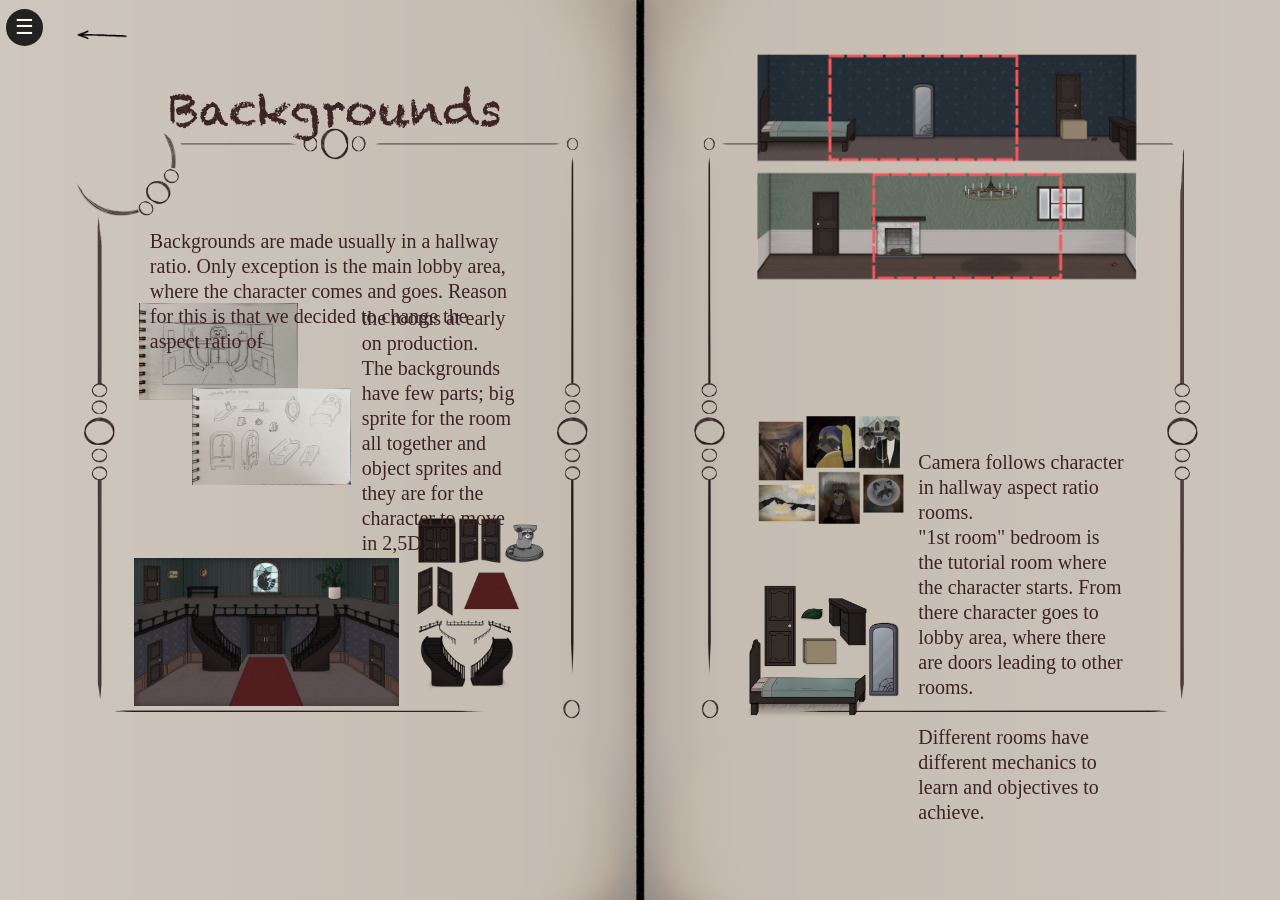
<file: TP_2.html>
<!DOCTYPE html>
<html lang="en">
<head>
  <meta charset="UTF-8">
  <meta http-equiv="X-UA-Compatible" content="IE=edge">
  <meta name="viewport" content="width=device-width, initial-scale=1.0">
  <title>Portfolio Mis Ery</title>
  
  <!-- Link your CSS file here -->
  <link rel="stylesheet" href="main.css">
</head>
<body data-prev-page="TP_1.html">

  <div class="bg" style="--bg-img: url('background_page.png')">
    <!-- SideBar  here -->
    <div id="mySidepanel" class="sidepanel"> 
      <a href="javascript:void(0)" class="closebtn" onclick="closeNav()">×</a>
      <a href="index.html">Main page</a>
      <a href="About_me.html">About Me</a> 
      <a href="Projects.html">Projects</a>
      <a href="Gallery.html">Gallery</a> 
      <a href="Contact.html">Contact</a>
    </div> 
    <button class="openbtn" onclick="openNav()">☰</button>  
   <!-- ------ -->
     <div class="projects-grid-container">
       <img src="images/projects/arrow_left.gif" style=" width: 5%; position: absolute;top: 2%;">
     <!-- LEFT PAGE -->
     <div class="TP-page TP-left">
      <p class="heading">Backgrounds</p>
      <img src="images/projects/TP/bgs/sketch_bg.jpg" style="position: absolute; width: 30%; left:13%; top: 35%;">
       <img src="images/projects/TP/bgs/IMG_20260316_134316.jpg" style="position: absolute; width:30%; left:23%; top:45%; opacity:80%;">
      <img src="images/projects/TP/bgs/entrance_hall_v2.png" style="position: absolute; width: 50%; left:12%; top: 65%;">
      <img src="images/projects/TP/bgs/lobby.png" style="position: absolute; width: 25%; left:65%; top: 60%;">
      <p class="info-text" style="width: 70%; top: 24%;">Backgrounds are made usually in a hallway ratio. Only exception is the main lobby area, where the character comes and goes. Reason for this is that we decided to change the aspect ratio of</p>
      <p class="info-text" style="width: 30%; left: 55%; top: 33%;">the rooms at early on production. 
       <br/>The backgrounds have few parts; big sprite for the room all together and object sprites and they are for the character to move in 2,5D.</p>
     </div> 
     <!-- RIGHT PAGE -->
     <div class="TP-page TP-right">
      <img src="images/projects/TP/bgs/camera-movement.gif" style="position: absolute; width: 90%; left:7%; top:5%;">
      <img src="images/projects/TP/bgs/1-room.png" style="position: absolute; width:30%; left:12%; top:68%;">
      <img src="images/projects/TP/bgs/paintings.png" style="position: absolute; width:29%; left:14%; top:48%;">
      <p class="info-text" style="width:39%; left:45%; top:50%;">Camera follows character in hallway aspect ratio rooms.
       <br/>"1st room" bedroom is the tutorial room where the character starts. From there character goes to lobby area, where there are doors leading to other rooms.
       <br/>
       <br/> Different rooms have different mechanics to learn and objectives to achieve.</p>
     </div>
       
       <div class="back-button" style="left: 1770px; top: 840px;">
        <a href="Projects.html">
          <img src="images/icon_back.png"/>
        </a>
      </div>
    </div>
  
</div>
<!--___________________________________________________________________ -->
<script src="main.js"></script>

  <script>
      function openNav() {
        document.getElementById("mySidepanel").style.width = "250px";
      }
      function closeNav() {
        document.getElementById("mySidepanel").style.width = "0";
      }
    </script>
</body>
</html>
</file>
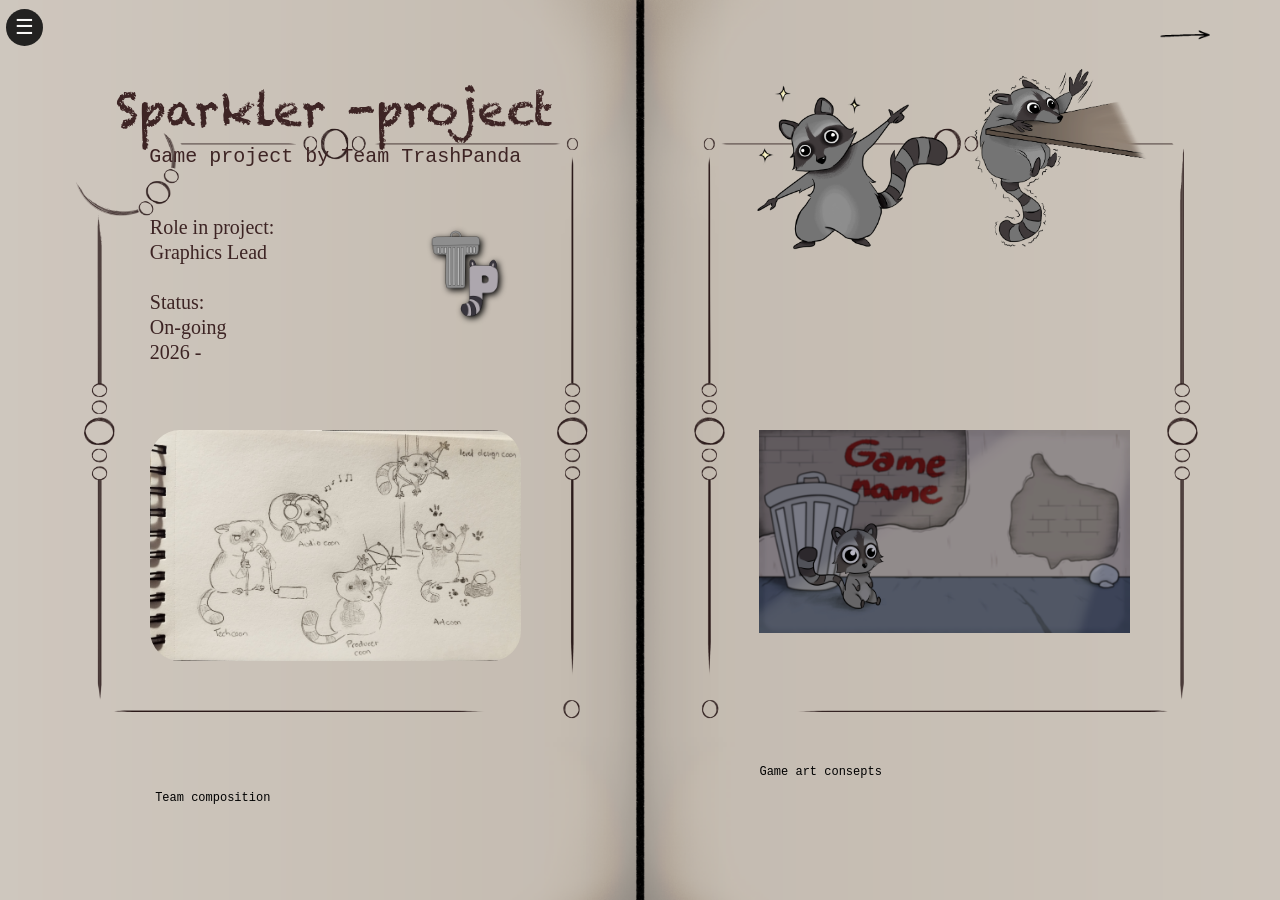
<file: TP_page.html>
<!DOCTYPE html>
<html lang="en">
<head>
  <meta charset="UTF-8">
  <meta http-equiv="X-UA-Compatible" content="IE=edge">
  <meta name="viewport" content="width=device-width, initial-scale=1.0">
  <title>Portfolio Mis Ery</title>
  
  <!-- Link your CSS file here -->
  <link rel="stylesheet" href="main.css">
</head>
  
<body data-next-page="TP_1.html">
  <div class="bg" style="--bg-img: url('background_page.png')">
    <!-- SideBar  here -->
    <div id="mySidepanel" class="sidepanel"> 
      <a href="javascript:void(0)" class="closebtn" onclick="closeNav()">×</a>
      <a href="index.html">Main page</a>
      <a href="About_me.html">About Me</a> 
      <a href="Projects.html">Projects</a>
      <a href="Gallery.html">Gallery</a> 
      <a href="Contact.html">Contact</a>
    </div> 
    <button class="openbtn" onclick="openNav()">☰</button>  
   <!-- ------ -->
     <div class="projects-grid-container">
     <!-- LEFT PAGE -->
     <div class="TP-page TP-left">
       <p class="heading">Sparkler -project</p>
       <p class=mini-heading>Game project by Team TrashPanda</p>
       <p class="info-text"> Role in project:<br/>Graphics Lead<br/><br/>Status:<br/>On-going<br/>2026 -</p>
       <img src="images/projects/TP/team-sketch.jpg" style="position: absolute; width: 70%; left: 15%; top:50%; border-radius: 30px;">
       <img src="images/projects/TP/trashpanda-001.png" style="position: absolute; width: 20%; left: 65%; top: 25%; filter: drop-shadow(2px 2px 3px)">
       <p class="image-labels" style="position: absolute; top: 91%; left: 16%;">Team composition</p>
     </div> 
       <img src="images/projects/arrow_right.gif" style=" width: 5%; position: absolute; left: 90%;top: 2%;">
     <!-- RIGHT PAGE -->
     <div class="TP-page TP-right">
       <img src="images/projects/TP/character/Sparkler.png" style="position: absolute; width: 40%; left:12%; top:8%;">
       <img src="images/projects/TP/character/trembler.png" style="position: absolute; width: 42%; left:49%; top:6%;">
       <img src="images/projects/TP/konsepti_blur.png" style="position: absolute; width: 70%; top: 50%; left: 15%;">
       <p class="image-labels" style="position: absolute; top: 88%; left: 15%;">Game art consepts</p>
       </div>
       <!--
       <div class="back-button" style="left: 1770px; top: 840px;">
        <a href="Projects.html">
          <img style="width: 70px; height: 90px;" src="images/icon_back.png"/>
        </a>
      </div> -->
    </div>
</div>
<!--___________________________________________________________________ -->
  <script src="main.js"></script> 
  <script>
      function openNav() {
        document.getElementById("mySidepanel").style.width = "250px";
      }
      function closeNav() {
        document.getElementById("mySidepanel").style.width = "0";
      }
    </script>
</body>
</html>
</file>
<file: main.css>
/* 0. */
html, body {
  margin: 0;
  padding: 0;
  width: 99%;
  /*height: 100vh;*/
  overflow: hidden; /* Stops scrollbars from appearing */
  display: flex;
  justify-content: center;
  align-items: center;
  background-color: #0b0c10; /* Fills empty space if aspect ratio differs */

 /* animation: fadeIn 0.15s ease-in-out; /*Smooth Fade-in when a page loads*/
}
@font-face { 
  font-family: 'NaxsoulCather';
  src: url('fonts/NaxrsoulCather-E4PWe.ttf') format('truetype');
  font-weight: normal; 
  font-style: normal;
}
@font-face { 
  font-family: 'Chalkduster'; 
  src: url('fonts/Chalkduster.ttf') format('truetype');
  font-weight: normal; 
  font-style: normal;
}
@font-face { 
  font-family: 'CloisterBlack';
  src: url('fonts/CloisterBlackLight-axjg.ttf') format('truetype');
  font-weight: normal; 
  font-style: normal;
}
@keyframes fadeIn {
  from { opacity: 0; }
  to   { opacity: 1; }
}
/* SLIDE TRANSITION */
.slide-stage {
  width: 100%;
  height: auto;
  position: relative;
  display: flex;
  justify-content: center;
  align-items: center;
  overflow: hidden;
  
  transition: transform 0.4s ease-in-out, opacity 0.4s ease-in-out;
  opacity: 1;
  transform: translateX(0);
}
.slide-stage.slide-out-left {
  opacity: 0;
  transform: translateX(-100px);
}
.slide-stage.slide-in-right {
  opacity: 0;
  transform: translateX(30%);
}
/*0.1. Background image settings*/
.bg { 
  width: 100%;
  height: 100%;
  position: absolute; 
  top: 50%; 
  left: 50%;
  max-width: 100%;
  max-height: 100%;
  overflow: hidden;
  
  transform: translate(-50%, -50%);
  scale: calc(min(100vw / 1920, 100vh / 1080));
  transform-origin: center center;
  
  background-image: var(--bg-img);
  background-size: 100% 100%;
  background-position: center;
  background-repeat: no-repeat;
} 

/*0.2. Side Nav*/
.sidepanel  {
  width: 0%;
  position: fixed;
  z-index: 1;
  height: 27%;
  top: 0;
  left: 0;
  background-color: #111;
  opacity: 95%;
  overflow: hidden;
  transition: 0.5s;
  padding-top: 3%;
  border-radius: 1px 5px 95px 1px;
}
.sidepanel a {
  padding: 3% 3% 5% 3%;
  text-decoration: none;
  text-align: justify;
  font-size: 140%;
  color: #818181;
  display: block;
  transition: 0.3s;
}
.sidepanel a:hover {
  color: #f1f1f1;
}
.sidepanel .closebtn {
  position: absolute;
  top: 0;
  right: 2%;
  font-size: 250%;
}
.openbtn {
  top: 1%;
  left: 0.5%;
  position: absolute;
  font-size: 130%;
  cursor: pointer;
  background-color: #111;
  opacity: 90%;
  color: white;
  padding: 0.5% 0.7%;
  border: none;
  border-radius: 50%;
}
.openbtn:hover {
  background-color:#444;
  
}

/*0.2. Return button*/
.back-button {
  width: 5%;
  height: 10%;
  left: 92%; 
  top: 85%;  
  position: absolute;
}
.back-button img {
  width: 100%;
  height: 100%;
  display: block;
  object-fit: contain;
  transition: transform 0.2s ease, filter 0.2s ease;
  cursor: pointer;
}
.back-button:hover img{
  transform: scale(1.25); /* Slightly pops out */
  /*filter: brightness(1.45);*/ /* Brightens image */
}

/*0.3. Picture Grid*/
.grid-container { 
  display: grid;
  grid-template-columns: 10% 10% 10%;
}

/*0.4 Scrollable pages
.scrollable-page {  
  align-items: flex-start;
}

.bg-scroll {
  width: 1900px; 
  min-height: 1000px; 
  height: auto !important; 
  padding-bottom: 100px;
  
  margin: 0 auto;
  transform: scale(calc(100vw / 1920));
  transform-origin: top center; 
  
  background-image: var(--bg-img);
  background-size: 100% auto; 
  background-position: top center; 
  background-repeat: repeat-y; 
   overflow: auto;
} */

/* -------------------------------------------------------------------------------------------- */
/* -------------------------------------------------------------------------------------------- */

/* --- LANDING PAGE --- */

/* 1.1. Portfolio title*/
.title {
  left: 1%;
  top: -7%;  
  max-width: 35%;
  height: auto;
  float: left;
  position: absolute;
}

/* 1.2. Specific buttons */
.about-me-container {
  max-width: 20%;
  height: auto;
  left: 40%;
  top: 9%;
  position: absolute;
}
.about-me-container img {
  width: 100%;
  height: 100%;
  display: block;
  object-fit: contain;
  transition: transform 0.2s ease, filter 0.2s ease;
  cursor: pointer;
}
.about-me-container:hover img{
  transform: scale(1.05); /* Slightly pops out */
  filter: brightness(1.25); /* Brightens image */
} 
/* -------------------------------------------------------------------------------------------- */
.gallery-container {
  max-width: 40%;
  height: auto;
  left: 3%;  
  top: 59%;      
  position: absolute;
}
.gallery-container img {
  width: 100%;
  height: 100%;
  display: block;
  object-fit: contain;
  transition: transform 0.2s ease, filter 0.2s ease;
  cursor: pointer;
}
.gallery-container:hover img{
  transform: scale(1.05); /* Slightly pops out */
  filter: brightness(1.25); /* Brightens image */
} 
/* -------------------------------------------------------------------------------------------- */
.contact-container {
  max-width: 14%;
  height: auto;
  
  left: 80%;  
  top: 80%;      
  position: absolute;
}
.contact-container img {
  width: 100%;
  height: 100%;
  display: block;
  object-fit: contain;
  transition: transform 0.2s ease, filter 0.2s ease;
  cursor: pointer;
}
.contact-container:hover img{
  transform: scale(1.05); /* Slightly pops out */
  filter: brightness(1.25); /* Brightens image */
} 
/* -------------------------------------------------------------------------------------------- */
.projects-container {
  max-width: 19%;
  height: auto;
  
  left: 53%;  
  top: 32%;      
  position: absolute;
}
.projects-container img {
  width: 100%;
  height: 100%;
  display: block;
  object-fit: contain;
  transition: transform 0.2s ease, filter 0.2s ease;
  cursor: pointer;
}
.projects-container:hover img{
  transform: scale(1.05); /* Slightly pops out */
  filter: brightness(1.25); /* Brightens image */
} 
/* -------------------------------------------------------------------------------------------- */
/* -------------------------------------------------------------------------------------------- */

/* --- ABOUT ME PAGE --- */

.clipboard {
  width: 50%;     
  height: auto;
  left: -2%; 
  top: 8%; 
  position: absolute; 
  transform: rotate(-13deg); 
  transform-origin: top left
}
.id-card { 
  width: 35%;
  height: auto;
  left: 60%; 
  top: 5%; 
  position: absolute; 
  
  transform: rotate(9deg); 
  transform-origin: top left;
}

/* -------------------------------------------------------------------------------------------- */
/* -------------------------------------------------------------------------------------------- */

/* --- GALLERY PAGE --- */

/* 2.1. Gallery tablet */
.gallery-tablet-container {
  width: 1400px;
  height: 1200px;
  left: 260px;
  bottom: 220px;
  position: relative; /* Anchor point for inner absolute elements */

  background-image: url("images/gallery/tablet2.png");
  background-position: center;
  background-size: 100% 100%;
  background-repeat: no-repeat;
}

/* 2.2. Inner container for your gallery items */
.tablet-content {
  position: absolute;
  top: 440px;    
  left: 200px;   /* Centers text horizontally inside the screen */
  width: 1000px; 
  height: 500px;
  z-index: 2;   /* Keeps text above all background images */
  overflow: hidden;
  border-radius: 20px;
  
  display: flex;
  justify-content: center; /* Horizontal center */
  align-items: center; /* Vertical center */
}

/* 2.3. Glare Overlay - Covers screen exact bounds */
.tablet-glare {
  position: absolute;
  top: 0;
  left: 0;
  width: 100%;
  height: 100%;
  object-fit: fill;
  z-index: 3; /* Sits above content */
  pointer-events: none; /* Allows mouse clicks to pass through to content */
}

/* 2.4. slideshow */
.slideshow-img {
  position: absolute;
  top: 0;
  left: 0;
  width: 100%;
  height: 100%;
  object-fit: cover; /*Keeps aspect ratio*/
  opacity: 0;
  
  transition: opacity 1s ease-in-out;
  pointer-events: none;
  border-radius: 20px;
}
.slideshow-img.active {
  opacity: 1; /* Fade-in state */
  pointer-events: auto;
} 

/* -------------------------------------------------------------------------------------------- */
/* -------------------------------------------------------------------------------------------- */

/* --- PROJECTS PAGE --- */

/* 3.1. notebook */
.notebook { 
  width: 1450px;
  height: 950px;
  left: 260px;
  bottom: 65px;
  position: relative; /* Anchor point for inner absolute elements */

  background-image: url("images/projects/notebook.png");
  background-position: center;
  background-size: 100% 100%;
  background-repeat: no-repeat;
} 
.notebook-content { 
  position: absolute;
  top: 100px;    /* Pushes text down INSIDE the screen */
  left: 200px;   /* Centers text horizontally inside the screen */
  width: 1100px; 
  height: 600px;
  z-index: 2;   /* Keeps text above all background images */
  overflow: hidden;
  border-radius: 20px;
  
  display: flex;
  justify-content: center; /* Horizontal center */
  align-items: center; /* Vertical center */
}

/* 3.2. Post it buttons */
.TP-postit {
  max-width: 45%;
  height: auto;
  
  left: 610px; 
  bottom: 220px;
  position: absolute;
}
.TP-postit img {
  width: 100%;
  height: 100%;
  display: block;
  object-fit: contain;
  transition: transform 0.2s ease, filter 0.2s ease;
  cursor: pointer;
}
.TP-postit:hover img{
  transform: scale(1.05); /* Slightly pops out */
  filter:grayscale(0.5)brightness(1.15);
} 
/* -------------------------------------------------------------------------------------------- */
.RB-postit {
  max-width: 35%;
  height: auto;
  
  left: 30px; 
  bottom: 20px;
  position: absolute;
}
.RB-postit img {
  width: 100%;
  height: 100%;
  display: block;
  object-fit: contain;
  transition: transform 0.2s ease, filter 0.2s ease;
  cursor: pointer;
}
.RB-postit:hover img{
  transform: scale(1.05); /* Slightly pops out */
  filter:grayscale(0.5)brightness(1.15);
} 
/* -------------------------------------------------------------------------------------------- */
.BBM-postit {
  max-width: 45%;
  height: auto;
  
  left: 50px; 
  bottom: 280px;
  position: absolute;
}
.BBM-postit img {
  width: 100%;
  height: 100%;
  display: block;
  object-fit: contain;
  transition: transform 0.2s ease, filter 0.2s ease;
  cursor: pointer;
}
.BBM-postit:hover img{
  transform: scale(1.05); /* Slightly pops out */
  filter:grayscale(0.5)brightness(1.15);
} 
/* -------------------------------------------------------------------------------------------- */
/* 3.3. Indivitual page settings */
.projects-grid-container {
  display: grid; 
  grid-template-columns: 1fr 1fr; 
  gap: 80px; 
  width: 89%; 
  margin: 0 auto; 
  padding-top: 5px;
  align-items: stretch;
} 
.page-mini-container {
  min-height: 8%; 
  padding: 30px; 
  box-sizing: border-box;
  display: grid; 
  grid-template-columns: repeat(2, 1fr); 
  gap: 10px;
}
.page-mini-container-left {
  background-image: url('images/projects/frame_small_left.png');
  background-size: contain;
  background-repeat: no-repeat;
  background-position: center;
  position: relative;
}
.page-mini-container-right {
  background-image: url('images/projects/frame_small_right.png');
  background-size: contain;
  background-repeat: no-repeat;
  background-position: center;
  position: relative;
}
.heading { 
  width: 100%; 
  height: 8%; 
  top: 30px; 
  position: absolute; 
  text-align: center; 
  color: rgb(61, 36, 36); 
  font-size: 45px; 
  font-family: 'Chalkduster', fantasy, serif; 
  font-weight: 400; 
  word-wrap: break-word;
}
.mini-heading { 
  width: 100%; 
  height: 30px; 
  top: 120px; 
  position: absolute; 
  text-align: center; 
  color: rgb(61, 36, 36); 
  font-size: 20px; 
  font-family: 'Courier New', monospace; 
  font-weight: 200; 
  word-wrap: break-word;
}
.info-text { 
  width: 30%; 
  height: auto; 
  left: 15%; 
  top: 190px; 
  position: absolute; 
  text-align:left;
  line-height: 25px;
  color: rgb(61, 36, 36); 
  font-size: 20px; 
  font-family: Javanese text; 
  font-weight: 200; 
  word-wrap: break-word;
}
.image-labels {
  position: absolute; 
  text-align: center; 
  font-size: 12px;
  font-family: 'Courier New', monospace, bold; 
  font-weight: 200; 
  word-wrap: break-word;
}

.link-style {
  position: absolute; 
  text-align: center; 
  font-size: 16px;
  font-family: 'Courier New', monospace, bold; 
  font-weight: 200; 
  word-wrap: break-word;
  color:rgb(61, 36, 36);
}
.link-style:hover {
  color: #3755c5;
  transform: scale(1.15); /* Slightly pops out */
  filter:brightness(1.15);
}

/* -------------------------------------------------------------------------------------------- */
/* 3.4.1. Back By Monday */
.BBM-page { 
  height: auto;
  min-height: 850px; 
  padding: 30px; 
  box-sizing: border-box;
  display: grid; 
  grid-template-columns: repeat(2, 1fr); 
  gap: 20px;
  
}
.BBM-left {
  background-image: url('images/projects/BBM/frame_stars_left.png');
  background-size: 100% 100%;
  background-repeat: no-repeat;
  background-position: center;
  position: relative;
}
.BBM-right {
  background-image: url('images/projects/BBM/frame_stars_right.png');
  background-size: 100% 100%;
  background-repeat: no-repeat;
  background-position: center;
  position: relative;
} 
.hover-image-container {
  position: relative;
  display: inline-block;
  width: 150px;
  height: 100px;
  cursor: pointer;
}
.hover-image-container img {
  width: 100%;
  height: auto;
  display: block;
  transition: opacity 0.3s ease-in-out;
}
.hover-image-container .img-hover {
  position: absolute;
  top: 0;
  left: 0;
  opacity: 0; /* Hidden by default */
} 
/* Show hover image and hide base image when hovered */
.hover-image-container:hover .img-hover {
  opacity: 1;
}
.hover-image-container:hover .img-base {
  opacity: 0;
}
/* -------------------------------------------------------------------------------------------- */
/* 3.5.1. Rebel Boots */
.RB-page { 
  min-height: 850px; 
  padding: 30px; 
  box-sizing: border-box;
  
  display: grid; 
  grid-template-columns: repeat(2, 1fr); 
  gap: 20px;
}
.RB-left {
  background-image: url('images/projects/RB/frame_academic_left.png');
  background-size: contain;
  background-repeat: no-repeat;
  background-position: center;
  position: relative;
}
.RB-right {
  background-image: url('images/projects/RB/frame_academic_right.png');
  background-size: contain;
  background-repeat: no-repeat;
  background-position: center;
  position: relative;
}
/* -------------------------------------------------------------------------------------------- */
/* 3.6.1. TrashPanda */
.TP-page { 
  min-height: 850px; 
  padding: 30px; 
  box-sizing: border-box;
  
  display: grid; 
  grid-template-columns: repeat(2, 1fr); 
  gap: 20px;
}
.TP-left {
  background-image: url('images/projects/TP/frame_beads_left.png');
  background-size: contain;
  background-repeat: no-repeat;
  background-position: center;
  position: relative;
}
.TP-right {
  background-image: url('images/projects/TP/frame_beads_right.png');
  background-size: contain;
  background-repeat: no-repeat;
  background-position: center;
  position: relative;
}
/* -------------------------------------------------------------------------------------------- */
/* -------------------------------------------------------------------------------------------- */

/* --- CONTACT PAGE --- */

/* 4.1. Images */
.message-bubble-up {
  width: 800px; 
  height: 300px; 
  padding-top: 60px; 
  padding-bottom: 7px; 
  padding-left: 13px; 
  padding-right: 13px; 
  left: 100px; 
  position: relative;
  
  background-image: url("images/contact/text_bubble1.png");
  background-position: center;
  background-size: 90% 160%;
  background-repeat: no-repeat;
  
  font-size: 62px; 
  font-family: Jaini Purva;
  /*font-weight: 400; */
  line-height: 65px; 
  word-wrap: break-word;
  text-align: center;
  vertical-align: middle;
  color: white;
}
.message-bubble-down {
  width: 800px; 
  height: 400px; 
  left:60px;
  position: relative; 
  display: flex;
  flex-direction: column;
  
  background-image: url("images/contact/text_bubble2.png");
  background-position: center;
  background-size: 120% 150%;
  background-repeat: no-repeat;
  
  padding-left: 200px;
  padding-top: 100px;
  line-height: 50px; 
  word-wrap: break-word;
  text-align: left;
  font-size: 35px;
  font-family: Javanese Text;
  color: white;
}

/* 4.1. Text containers */
.contact-row {
  display: flex;
  align-items: center;
  gap: 10px;
}
.some-icon {
  width: 35px;
  height: 30px;
  object-fit: contain;
}
.phone-call-container {
  width: 600px; 
  height: 800px; 
  padding-top: 6px; 
  padding-bottom: 7px; 
  padding-left: 13px; 
  padding-right: 13px; 
  left: 990px;
  bottom: 400px;
  position: relative;

  background-image: url("images/contact/phone%20call.gif");
  background-position: center;
  background-size: 100% 100%;
  background-repeat: no-repeat;
}
.contact-link:link {
  color: white;
  background-color: transparent;
  text-decoration: none;
}
.contact-link:visited {
  color: white;
  background-color: transparent;
  text-decoration: none;
}
.contact-link:hover {
  color: white;
  background-color: transparent;
  text-decoration: underline;
}
.contact-link:active {
  color: white;
  background-color: transparent;
  text-decoration: none;
}
</file>
